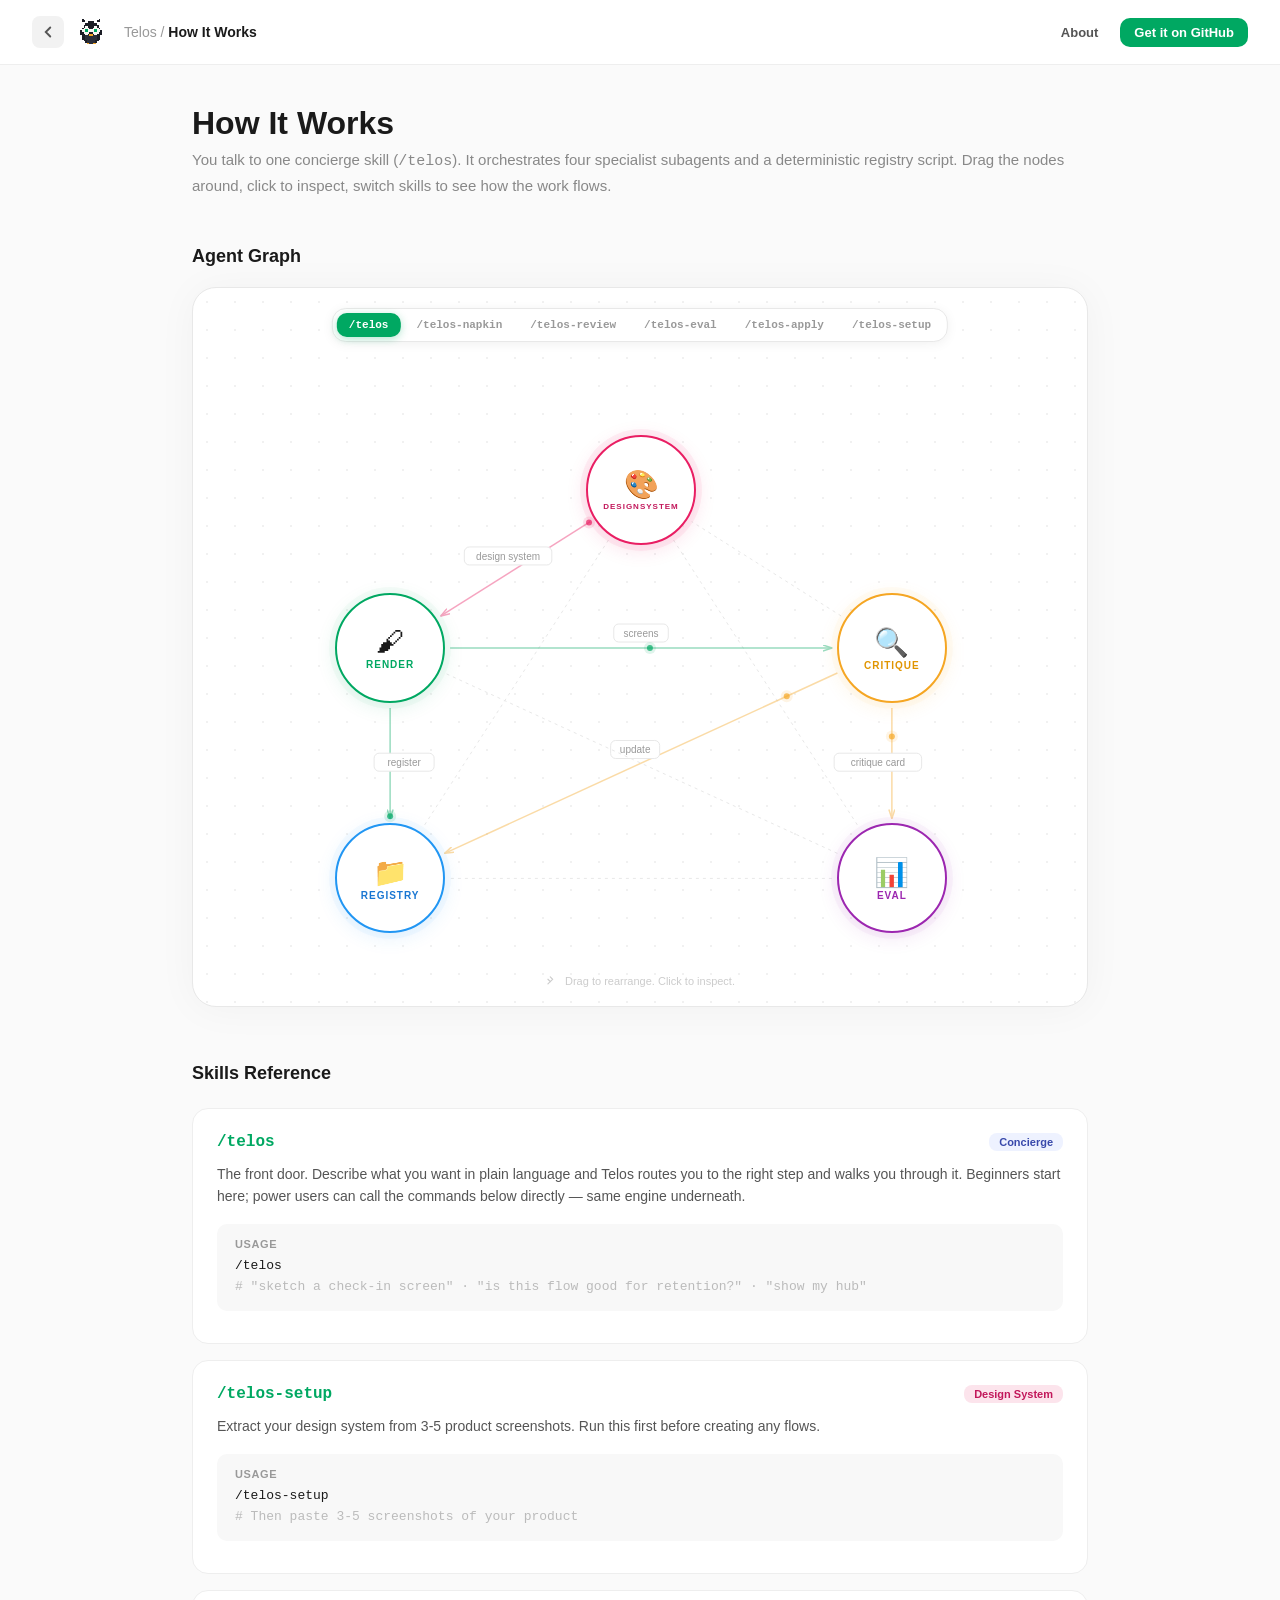
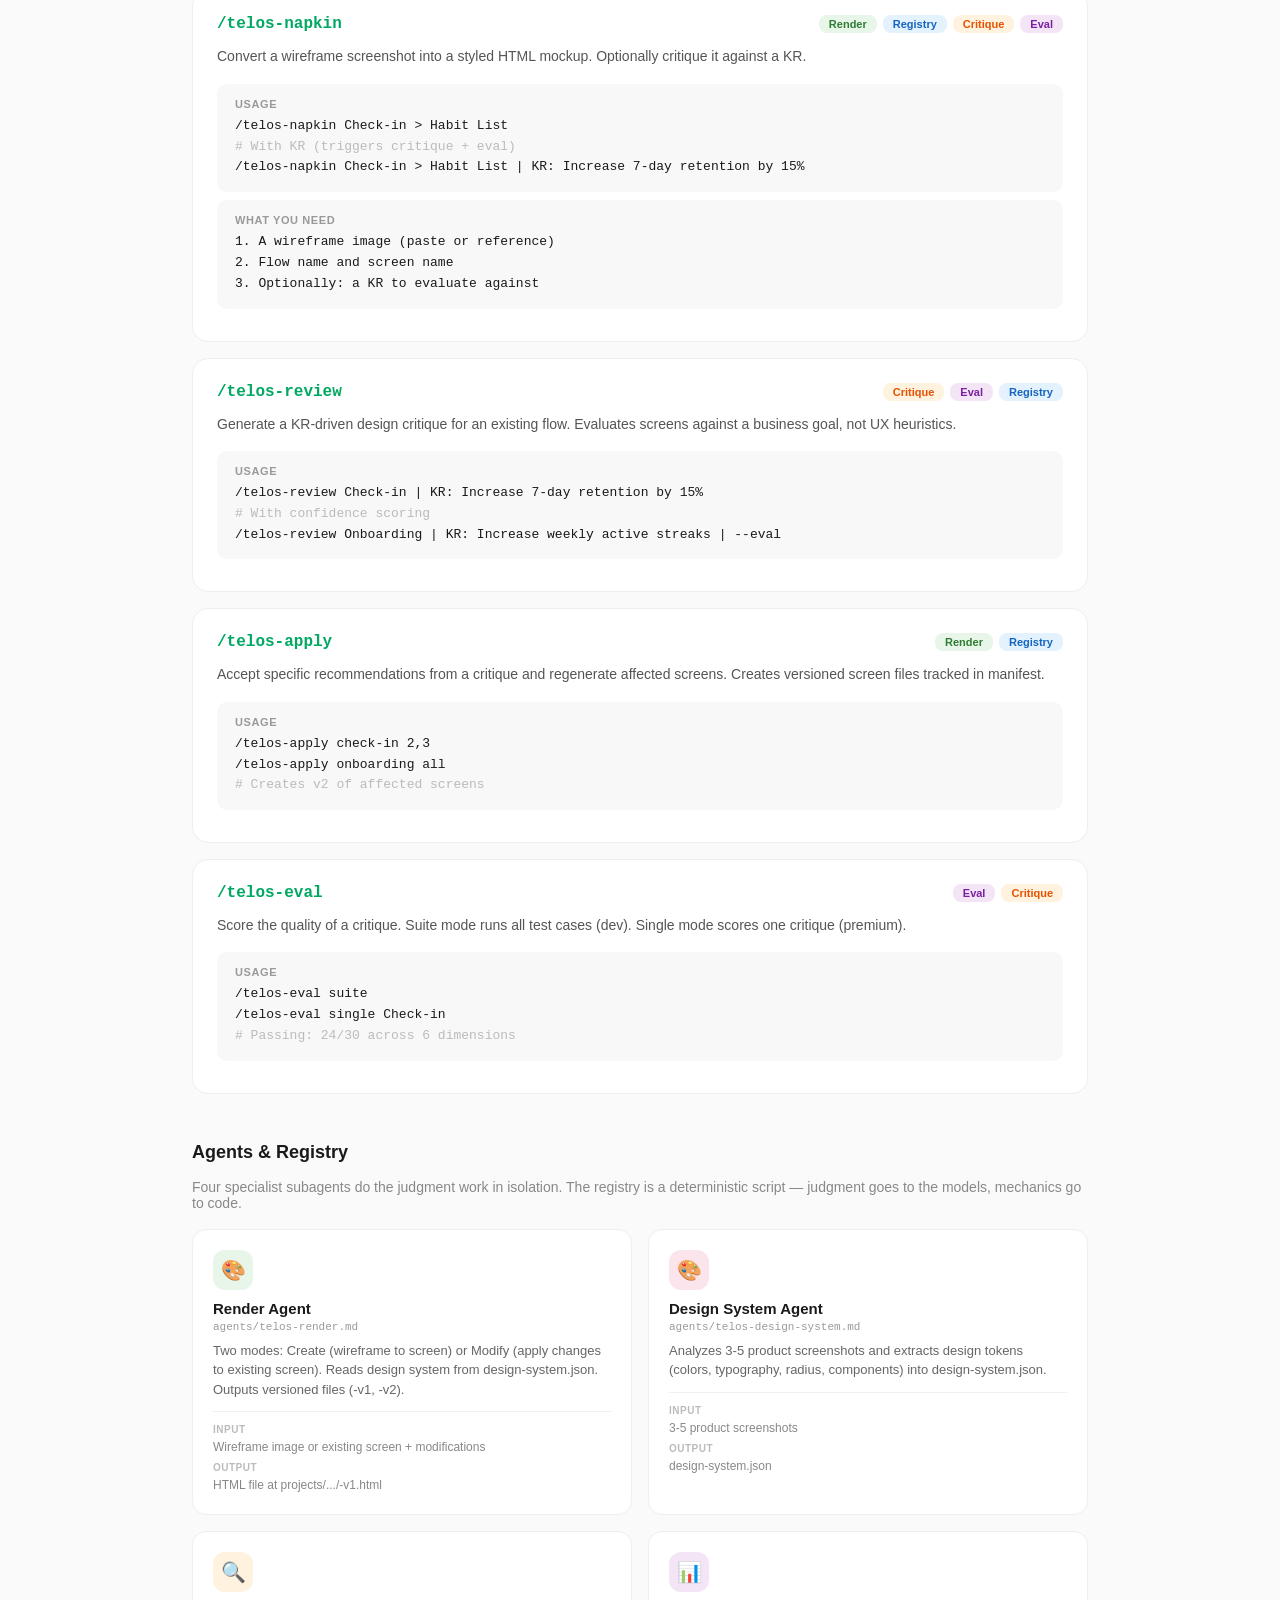
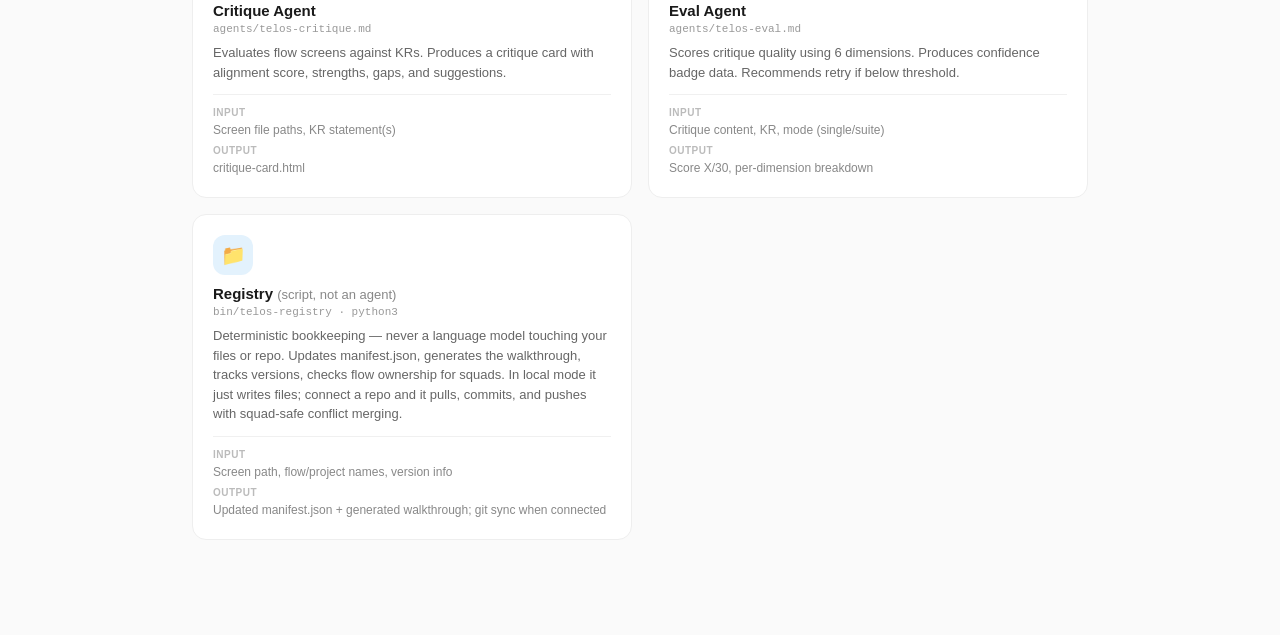
<file: docs/index.html>
<!DOCTYPE html>
<html lang="en">
<head>
<meta charset="UTF-8">
<meta name="viewport" content="width=device-width, initial-scale=1.0">
<title>How It Works - Telos</title>
<link rel="icon" type="image/png" href="favicon.png">
<style>
  * { margin: 0; padding: 0; box-sizing: border-box; }
  body {
    font-family: -apple-system, BlinkMacSystemFont, 'Segoe UI', Roboto, sans-serif;
    background: #fafafa;
    color: #1a1a1a;
    min-height: 100vh;
  }

  .topbar {
    background: #fff;
    border-bottom: 1px solid #eee;
    padding: 16px 32px;
    display: flex; align-items: center; justify-content: space-between;
    position: sticky; top: 0; z-index: 10;
  }
  .topbar .left { display: flex; align-items: center; gap: 12px; }
  .back-link {
    width: 32px; height: 32px; border-radius: 8px;
    background: #f2f2f2; display: flex; align-items: center; justify-content: center;
    text-decoration: none; color: #555; transition: background 0.15s;
  }
  .back-link:hover { background: #e8e8e8; }
  .back-link svg { width: 18px; height: 18px; }
  .breadcrumb { font-size: 14px; color: #999; }
  .breadcrumb a { color: #999; text-decoration: none; }
  .breadcrumb a:hover { color: #00a862; }
  .breadcrumb .current { color: #1a1a1a; font-weight: 600; }

  .container { max-width: 960px; margin: 0 auto; padding: 40px 32px; }
  .page-title { font-size: 32px; font-weight: 800; margin-bottom: 6px; }
  .page-subtitle { font-size: 15px; color: #888; margin-bottom: 48px; line-height: 1.6; }

  /* ── Graph ── */
  .graph-section { margin-bottom: 56px; }
  .graph-section h2 { font-size: 18px; font-weight: 700; margin-bottom: 20px; }

  .graph-canvas {
    background: #fff;
    border-radius: 24px;
    border: 1px solid #e8e8e8;
    position: relative;
    overflow: hidden;
    height: 720px;
    cursor: default;
    user-select: none;
    box-shadow: 0 2px 40px rgba(0,0,0,0.04);
  }

  /* Subtle grid dots */
  .graph-bg {
    position: absolute; inset: 0;
    background-image: radial-gradient(circle, #e0e0e0 0.8px, transparent 0.8px);
    background-size: 28px 28px;
    opacity: 0.45;
    pointer-events: none;
  }

  .skill-tabs {
    position: absolute; top: 20px; left: 50%; transform: translateX(-50%);
    display: flex; gap: 4px; z-index: 20;
    background: #fff;
    padding: 4px; border-radius: 14px;
    border: 1px solid #e8e8e8;
    box-shadow: 0 2px 12px rgba(0,0,0,0.06);
  }
  .skill-tab {
    padding: 6px 12px; border-radius: 10px;
    background: transparent; color: #999;
    font-size: 11px; font-weight: 600; cursor: pointer; border: none;
    transition: all 0.2s;
    font-family: 'SF Mono', 'Fira Code', 'Menlo', monospace;
    white-space: nowrap;
  }
  .skill-tab:hover { color: #555; background: #f5f5f5; }
  .skill-tab.active { background: #00a862; color: #fff; box-shadow: 0 2px 8px rgba(0,168,98,0.3); }

  .graph-hint {
    position: absolute; bottom: 18px; left: 50%; transform: translateX(-50%);
    font-size: 11px; color: #ccc; z-index: 20; pointer-events: none;
    display: flex; align-items: center; gap: 6px;
  }
  .graph-hint svg { width: 14px; height: 14px; color: #ccc; }

  .graph-svg {
    position: absolute; top: 0; left: 0; width: 100%; height: 100%;
    pointer-events: none; z-index: 1;
  }

  /* ── Agent Nodes ── */
  .agent-node {
    position: absolute; z-index: 10; cursor: grab;
    transition: opacity 0.4s;
  }
  .agent-node:active { cursor: grabbing; }
  .agent-node.dimmed { opacity: 0.18; }

  .agent-circle {
    width: 110px; height: 110px; border-radius: 50%;
    display: flex; flex-direction: column; align-items: center; justify-content: center;
    background: #fff;
    border: 2.5px solid;
    transition: transform 0.25s cubic-bezier(0.34,1.56,0.64,1), box-shadow 0.3s;
    position: relative;
  }
  .agent-node:hover .agent-circle { transform: scale(1.1); }
  .agent-node.selected .agent-circle { transform: scale(1.14); }

  .agent-circle .icon { font-size: 28px; margin-bottom: 1px; }
  .agent-circle .name {
    font-size: 10px; font-weight: 800;
    text-transform: uppercase; letter-spacing: 1px;
  }

  .agent-circle.render {
    border-color: #00a862;
    box-shadow: 0 4px 20px rgba(0,168,98,0.12), 0 0 0 6px rgba(0,168,98,0.04);
  }
  .agent-circle.render .name { color: #00a862; }
  .agent-node:hover .agent-circle.render,
  .agent-node.selected .agent-circle.render {
    box-shadow: 0 8px 36px rgba(0,168,98,0.2), 0 0 0 10px rgba(0,168,98,0.06);
  }

  .agent-circle.critique {
    border-color: #f5a623;
    box-shadow: 0 4px 20px rgba(245,166,35,0.12), 0 0 0 6px rgba(245,166,35,0.04);
  }
  .agent-circle.critique .name { color: #e09500; }
  .agent-node:hover .agent-circle.critique,
  .agent-node.selected .agent-circle.critique {
    box-shadow: 0 8px 36px rgba(245,166,35,0.2), 0 0 0 10px rgba(245,166,35,0.06);
  }

  .agent-circle.eval {
    border-color: #9c27b0;
    box-shadow: 0 4px 20px rgba(156,39,176,0.12), 0 0 0 6px rgba(156,39,176,0.04);
  }
  .agent-circle.eval .name { color: #9c27b0; }
  .agent-node:hover .agent-circle.eval,
  .agent-node.selected .agent-circle.eval {
    box-shadow: 0 8px 36px rgba(156,39,176,0.2), 0 0 0 10px rgba(156,39,176,0.06);
  }

  .agent-circle.registry {
    border-color: #2196F3;
    box-shadow: 0 4px 20px rgba(33,150,243,0.12), 0 0 0 6px rgba(33,150,243,0.04);
  }
  .agent-circle.registry .name { color: #1976D2; }
  .agent-node:hover .agent-circle.registry,
  .agent-node.selected .agent-circle.registry {
    box-shadow: 0 8px 36px rgba(33,150,243,0.2), 0 0 0 10px rgba(33,150,243,0.06);
  }

  .agent-circle.designsystem {
    border-color: #E91E63;
    box-shadow: 0 4px 20px rgba(233,30,99,0.15), 0 0 0 6px rgba(233,30,99,0.06);
  }
  .agent-circle.designsystem .name { color: #C2185B; font-size: 8px; }
  .agent-node:hover .agent-circle.designsystem,
  .agent-node.selected .agent-circle.designsystem {
    box-shadow: 0 8px 36px rgba(233,30,99,0.25), 0 0 0 10px rgba(233,30,99,0.08);
  }

  /* Satellite functions */
  .fn-satellite {
    position: absolute;
    padding: 5px 12px; border-radius: 10px;
    font-size: 11px; font-weight: 600;
    white-space: nowrap; pointer-events: none;
    opacity: 0; transition: opacity 0.35s, transform 0.35s cubic-bezier(0.34,1.56,0.64,1);
    transform: scale(0.7);
    box-shadow: 0 2px 10px rgba(0,0,0,0.06);
  }
  .agent-node.selected .fn-satellite,
  .agent-node:hover .fn-satellite {
    opacity: 1; transform: scale(1);
  }
  .fn-satellite.render { background: #e8f5e9; color: #2e7d32; border: 1px solid #c8e6c9; }
  .fn-satellite.critique { background: #fff8e1; color: #e65100; border: 1px solid #ffe0b2; }
  .fn-satellite.eval { background: #f3e5f5; color: #7b1fa2; border: 1px solid #e1bee7; }
  .fn-satellite.registry { background: #e3f2fd; color: #1565c0; border: 1px solid #bbdefb; }
  .fn-satellite.designsystem { background: #fce4ec; color: #C2185B; border: 1px solid #f8bbd0; }

  /* Satellite connector lines */
  .fn-line {
    position: absolute;
    pointer-events: none;
    opacity: 0;
    transition: opacity 0.35s;
  }
  .agent-node.selected .fn-line,
  .agent-node:hover .fn-line {
    opacity: 0.3;
  }

  /* ── Detail Panel ── */
  .detail-panel {
    position: absolute; bottom: 20px; right: 20px;
    width: 300px;
    background: #fff;
    border: 1px solid #e8e8e8;
    border-radius: 18px;
    padding: 22px;
    z-index: 30;
    opacity: 0; transform: translateY(8px);
    transition: all 0.3s;
    pointer-events: none;
    box-shadow: 0 8px 40px rgba(0,0,0,0.08);
  }
  .detail-panel.visible {
    opacity: 1; transform: translateY(0); pointer-events: auto;
  }
  .detail-panel .dp-header {
    display: flex; align-items: center; gap: 10px;
    margin-bottom: 14px; padding-bottom: 14px;
    border-bottom: 1px solid #f0f0f0;
  }
  .detail-panel .dp-dot {
    width: 10px; height: 10px; border-radius: 50%; flex-shrink: 0;
  }
  .detail-panel h4 { font-size: 15px; font-weight: 700; color: #1a1a1a; }
  .detail-panel .detail-file {
    font-family: 'SF Mono', 'Fira Code', monospace;
    font-size: 11px; color: #00a862;
    margin-bottom: 14px;
    background: #f0faf5;
    padding: 6px 10px;
    border-radius: 8px;
    display: inline-block;
  }
  .detail-panel .detail-row { margin-bottom: 12px; }
  .detail-panel .detail-label {
    font-size: 10px; font-weight: 700;
    text-transform: uppercase; letter-spacing: 0.6px;
    color: #bbb; margin-bottom: 4px;
  }
  .detail-panel .detail-value {
    font-size: 13px; color: #555; line-height: 1.5;
  }
  .detail-panel .fn-list { display: flex; flex-wrap: wrap; gap: 5px; margin-top: 4px; }
  .detail-panel .fn-tag {
    font-size: 11px; padding: 4px 10px;
    border-radius: 8px; font-weight: 600;
  }

  /* ── Docs ── */
  .docs-section { margin-bottom: 48px; }
  .docs-section h2 { font-size: 18px; font-weight: 700; margin-bottom: 24px; }

  .skill-card {
    background: #fff; border-radius: 16px;
    border: 1px solid #eee; padding: 24px;
    margin-bottom: 16px; transition: box-shadow 0.2s;
  }
  .skill-card:hover { box-shadow: 0 4px 16px rgba(0,0,0,0.06); }
  .skill-card .skill-header {
    display: flex; align-items: center;
    justify-content: space-between; margin-bottom: 12px;
  }
  .skill-card .skill-name {
    font-family: 'SF Mono', 'Fira Code', monospace;
    font-size: 16px; font-weight: 700; color: #00a862;
  }
  .skill-card .skill-agents { display: flex; gap: 6px; }
  .agent-pill { font-size: 11px; padding: 3px 10px; border-radius: 8px; font-weight: 600; }
  .agent-pill.render { background: #e8f5e9; color: #2e7d32; }
  .agent-pill.registry { background: #e3f2fd; color: #1565c0; }
  .agent-pill.critique { background: #fff3e0; color: #e65100; }
  .agent-pill.eval { background: #f3e5f5; color: #7b1fa2; }

  .skill-card .skill-desc { font-size: 14px; color: #555; line-height: 1.6; margin-bottom: 16px; }
  .skill-card .usage-block {
    background: #f8f8f8; border-radius: 10px;
    padding: 14px 18px; margin-bottom: 8px;
  }
  .skill-card .usage-label {
    font-size: 11px; font-weight: 700;
    text-transform: uppercase; letter-spacing: 0.6px;
    color: #999; margin-bottom: 6px;
  }
  .skill-card .usage-code {
    font-family: 'SF Mono', 'Fira Code', monospace;
    font-size: 13px; color: #1a1a1a; line-height: 1.6;
  }
  .skill-card .usage-code .comment { color: #bbb; }

  .agents-grid { display: grid; grid-template-columns: repeat(2, 1fr); gap: 16px; }
  .agent-card {
    background: #fff; border-radius: 14px;
    border: 1px solid #eee; padding: 20px;
    transition: box-shadow 0.2s;
  }
  .agent-card:hover { box-shadow: 0 4px 16px rgba(0,0,0,0.06); }
  .agent-card .agent-icon-box {
    width: 40px; height: 40px; border-radius: 12px;
    display: flex; align-items: center; justify-content: center;
    font-size: 20px; margin-bottom: 10px;
  }
  .agent-card .agent-icon-box.render { background: #e8f5e9; }
  .agent-card .agent-icon-box.critique { background: #fff3e0; }
  .agent-card .agent-icon-box.eval { background: #f3e5f5; }
  .agent-card .agent-icon-box.registry { background: #e3f2fd; }
  .agent-card h4 { font-size: 15px; font-weight: 700; margin-bottom: 4px; }
  .agent-card .agent-file {
    font-family: 'SF Mono', 'Fira Code', monospace;
    font-size: 11px; color: #999; margin-bottom: 8px;
  }
  .agent-card p { font-size: 13px; color: #666; line-height: 1.5; }
  .agent-card .io-section {
    margin-top: 12px; padding-top: 12px;
    border-top: 1px solid #f0f0f0;
  }
  .agent-card .io-label {
    font-size: 10px; font-weight: 700;
    text-transform: uppercase; letter-spacing: 0.5px;
    color: #bbb; margin-bottom: 3px;
  }
  .agent-card .io-value { font-size: 12px; color: #888; line-height: 1.5; }

  @media (max-width: 700px) {
    .agents-grid { grid-template-columns: 1fr; }
    .graph-canvas { height: 520px; }
    .detail-panel { width: 240px; }
  }
</style>
</head>
<body>

<div class="topbar">
  <div class="left">
    <a class="back-link" href="https://github.com/ProductVoyagers/telos">
      <svg viewBox="0 0 24 24" fill="none" stroke="currentColor" stroke-width="2.5" stroke-linecap="round"><path d="M15 18l-6-6 6-6"/></svg>
    </a>
    <img src="assets/telos-owl.png" alt="Telos" style="height:30px;width:auto;image-rendering:pixelated;vertical-align:middle;margin-right:6px;">
    <div class="breadcrumb">
      <a href="https://github.com/ProductVoyagers/telos">Telos</a> / <span class="current">How It Works</span>
    </div>
  </div>
  <div style="display:flex; gap:8px;">
    <a href="about.html" style="font-size:13px; font-weight:600; text-decoration:none; color:#555; padding:7px 14px; border-radius:10px;">About</a>
    <a href="https://github.com/ProductVoyagers/telos" style="font-size:13px; font-weight:600; text-decoration:none; color:#fff; background:#00a862; padding:7px 14px; border-radius:10px;">Get it on GitHub</a>
  </div>
</div>

<div class="container">

  <h1 class="page-title">How It Works</h1>
  <p class="page-subtitle">You talk to one concierge skill (<code>/telos</code>). It orchestrates four specialist subagents and a deterministic registry script. Drag the nodes around, click to inspect, switch skills to see how the work flows.</p>

  <div class="graph-section">
    <h2>Agent Graph</h2>
    <div class="graph-canvas" id="graphCanvas">
      <div class="graph-bg"></div>

      <div class="skill-tabs">
        <div class="skill-tab active" data-skill="telos">/telos</div>
        <div class="skill-tab" data-skill="napkin">/telos-napkin</div>
        <div class="skill-tab" data-skill="impact-review">/telos-review</div>
        <div class="skill-tab" data-skill="eval">/telos-eval</div>
        <div class="skill-tab" data-skill="apply">/telos-apply</div>
        <div class="skill-tab" data-skill="setup">/telos-setup</div>
      </div>

      <svg class="graph-svg" id="graphSvg">
        <defs>
          <marker id="arr-green" markerWidth="10" markerHeight="7" refX="9" refY="3.5" orient="auto" markerUnits="userSpaceOnUse">
            <path d="M0,0.5 L9,3.5 L0,6.5" fill="none" stroke="#00a862" stroke-width="1.5" stroke-linejoin="round"/>
          </marker>
          <marker id="arr-amber" markerWidth="10" markerHeight="7" refX="9" refY="3.5" orient="auto" markerUnits="userSpaceOnUse">
            <path d="M0,0.5 L9,3.5 L0,6.5" fill="none" stroke="#f5a623" stroke-width="1.5" stroke-linejoin="round"/>
          </marker>
          <marker id="arr-purple" markerWidth="10" markerHeight="7" refX="9" refY="3.5" orient="auto" markerUnits="userSpaceOnUse">
            <path d="M0,0.5 L9,3.5 L0,6.5" fill="none" stroke="#9c27b0" stroke-width="1.5" stroke-linejoin="round"/>
          </marker>
          <marker id="arr-blue" markerWidth="10" markerHeight="7" refX="9" refY="3.5" orient="auto" markerUnits="userSpaceOnUse">
            <path d="M0,0.5 L9,3.5 L0,6.5" fill="none" stroke="#2196F3" stroke-width="1.5" stroke-linejoin="round"/>
          </marker>
          <marker id="arr-pink" markerWidth="10" markerHeight="7" refX="9" refY="3.5" orient="auto" markerUnits="userSpaceOnUse">
            <path d="M0,0.5 L9,3.5 L0,6.5" fill="none" stroke="#E91E63" stroke-width="1.5" stroke-linejoin="round"/>
          </marker>
          <marker id="arr-dim" markerWidth="10" markerHeight="7" refX="9" refY="3.5" orient="auto" markerUnits="userSpaceOnUse">
            <path d="M0,0.5 L9,3.5 L0,6.5" fill="none" stroke="#e0e0e0" stroke-width="1" stroke-linejoin="round"/>
          </marker>
        </defs>
      </svg>

      <div class="graph-hint">
        <svg viewBox="0 0 24 24" fill="none" stroke="currentColor" stroke-width="2" stroke-linecap="round"><path d="M5 9l4 4L5 17"/><path d="M9 5l4 4-4 4"/></svg>
        Drag to rearrange. Click to inspect.
      </div>

      <div class="detail-panel" id="detailPanel">
        <div class="dp-header">
          <div class="dp-dot" id="dpDot"></div>
          <h4 id="dpTitle"></h4>
        </div>
        <div class="detail-file" id="dpFile"></div>
        <div class="detail-row">
          <div class="detail-label">Input</div>
          <div class="detail-value" id="dpInput"></div>
        </div>
        <div class="detail-row">
          <div class="detail-label">Output</div>
          <div class="detail-value" id="dpOutput"></div>
        </div>
        <div class="detail-row">
          <div class="detail-label">Functions</div>
          <div class="fn-list" id="dpFunctions"></div>
        </div>
      </div>
    </div>
  </div>

  <div class="docs-section">
    <h2>Skills Reference</h2>
    <div class="skill-card">
      <div class="skill-header">
        <span class="skill-name">/telos</span>
        <div class="skill-agents">
          <span class="agent-pill" style="background:#eef2ff;color:#3949ab;">Concierge</span>
        </div>
      </div>
      <p class="skill-desc">The front door. Describe what you want in plain language and Telos routes you to the right step and walks you through it. Beginners start here; power users can call the commands below directly — same engine underneath.</p>
      <div class="usage-block">
        <div class="usage-label">Usage</div>
        <div class="usage-code">
          /telos<br>
          <span class="comment"># "sketch a check-in screen" &middot; "is this flow good for retention?" &middot; "show my hub"</span>
        </div>
      </div>
    </div>
    <div class="skill-card">
      <div class="skill-header">
        <span class="skill-name">/telos-setup</span>
        <div class="skill-agents">
          <span class="agent-pill" style="background:#fce4ec;color:#C2185B;">Design System</span>
        </div>
      </div>
      <p class="skill-desc">Extract your design system from 3-5 product screenshots. Run this first before creating any flows.</p>
      <div class="usage-block">
        <div class="usage-label">Usage</div>
        <div class="usage-code">
          /telos-setup<br>
          <span class="comment"># Then paste 3-5 screenshots of your product</span>
        </div>
      </div>
    </div>
    <div class="skill-card">
      <div class="skill-header">
        <span class="skill-name">/telos-napkin</span>
        <div class="skill-agents">
          <span class="agent-pill render">Render</span>
          <span class="agent-pill registry">Registry</span>
          <span class="agent-pill critique">Critique</span>
          <span class="agent-pill eval">Eval</span>
        </div>
      </div>
      <p class="skill-desc">Convert a wireframe screenshot into a styled HTML mockup. Optionally critique it against a KR.</p>
      <div class="usage-block">
        <div class="usage-label">Usage</div>
        <div class="usage-code">
          /telos-napkin Check-in > Habit List<br>
          <span class="comment"># With KR (triggers critique + eval)</span><br>
          /telos-napkin Check-in > Habit List | KR: Increase 7-day retention by 15%
        </div>
      </div>
      <div class="usage-block">
        <div class="usage-label">What You Need</div>
        <div class="usage-code">
          1. A wireframe image (paste or reference)<br>
          2. Flow name and screen name<br>
          3. Optionally: a KR to evaluate against
        </div>
      </div>
    </div>
    <div class="skill-card">
      <div class="skill-header">
        <span class="skill-name">/telos-review</span>
        <div class="skill-agents">
          <span class="agent-pill critique">Critique</span>
          <span class="agent-pill eval">Eval</span>
          <span class="agent-pill registry">Registry</span>
        </div>
      </div>
      <p class="skill-desc">Generate a KR-driven design critique for an existing flow. Evaluates screens against a business goal, not UX heuristics.</p>
      <div class="usage-block">
        <div class="usage-label">Usage</div>
        <div class="usage-code">
          /telos-review Check-in | KR: Increase 7-day retention by 15%<br>
          <span class="comment"># With confidence scoring</span><br>
          /telos-review Onboarding | KR: Increase weekly active streaks | --eval
        </div>
      </div>
    </div>
    <div class="skill-card">
      <div class="skill-header">
        <span class="skill-name">/telos-apply</span>
        <div class="skill-agents">
          <span class="agent-pill render">Render</span>
          <span class="agent-pill registry">Registry</span>
        </div>
      </div>
      <p class="skill-desc">Accept specific recommendations from a critique and regenerate affected screens. Creates versioned screen files tracked in manifest.</p>
      <div class="usage-block">
        <div class="usage-label">Usage</div>
        <div class="usage-code">
          /telos-apply check-in 2,3<br>
          /telos-apply onboarding all<br>
          <span class="comment"># Creates v2 of affected screens</span>
        </div>
      </div>
    </div>
    <div class="skill-card">
      <div class="skill-header">
        <span class="skill-name">/telos-eval</span>
        <div class="skill-agents">
          <span class="agent-pill eval">Eval</span>
          <span class="agent-pill critique">Critique</span>
        </div>
      </div>
      <p class="skill-desc">Score the quality of a critique. Suite mode runs all test cases (dev). Single mode scores one critique (premium).</p>
      <div class="usage-block">
        <div class="usage-label">Usage</div>
        <div class="usage-code">
          /telos-eval suite<br>
          /telos-eval single Check-in<br>
          <span class="comment"># Passing: 24/30 across 6 dimensions</span>
        </div>
      </div>
    </div>
  </div>

  <div class="docs-section">
    <h2>Agents &amp; Registry</h2>
    <p style="color:#888;font-size:14px;margin:-8px 0 18px;">Four specialist subagents do the judgment work in isolation. The registry is a deterministic script — judgment goes to the models, mechanics go to code.</p>
    <div class="agents-grid">
      <div class="agent-card">
        <div class="agent-icon-box render">&#x1f3a8;</div>
        <h4>Render Agent</h4>
        <div class="agent-file">agents/telos-render.md</div>
        <p>Two modes: Create (wireframe to screen) or Modify (apply changes to existing screen). Reads design system from design-system.json. Outputs versioned files (-v1, -v2).</p>
        <div class="io-section">
          <div class="io-label">Input</div>
          <div class="io-value">Wireframe image or existing screen + modifications</div>
          <div class="io-label" style="margin-top:6px">Output</div>
          <div class="io-value">HTML file at projects/.../<name>-v1.html</div>
        </div>
      </div>
      <div class="agent-card">
        <div class="agent-icon-box" style="background:#fce4ec;">&#x1f3a8;</div>
        <h4>Design System Agent</h4>
        <div class="agent-file">agents/telos-design-system.md</div>
        <p>Analyzes 3-5 product screenshots and extracts design tokens (colors, typography, radius, components) into design-system.json.</p>
        <div class="io-section">
          <div class="io-label">Input</div>
          <div class="io-value">3-5 product screenshots</div>
          <div class="io-label" style="margin-top:6px">Output</div>
          <div class="io-value">design-system.json</div>
        </div>
      </div>
      <div class="agent-card">
        <div class="agent-icon-box critique">&#x1f50d;</div>
        <h4>Critique Agent</h4>
        <div class="agent-file">agents/telos-critique.md</div>
        <p>Evaluates flow screens against KRs. Produces a critique card with alignment score, strengths, gaps, and suggestions.</p>
        <div class="io-section">
          <div class="io-label">Input</div>
          <div class="io-value">Screen file paths, KR statement(s)</div>
          <div class="io-label" style="margin-top:6px">Output</div>
          <div class="io-value">critique-card.html</div>
        </div>
      </div>
      <div class="agent-card">
        <div class="agent-icon-box eval">&#x1f4ca;</div>
        <h4>Eval Agent</h4>
        <div class="agent-file">agents/telos-eval.md</div>
        <p>Scores critique quality using 6 dimensions. Produces confidence badge data. Recommends retry if below threshold.</p>
        <div class="io-section">
          <div class="io-label">Input</div>
          <div class="io-value">Critique content, KR, mode (single/suite)</div>
          <div class="io-label" style="margin-top:6px">Output</div>
          <div class="io-value">Score X/30, per-dimension breakdown</div>
        </div>
      </div>
      <div class="agent-card">
        <div class="agent-icon-box registry">&#x1f4c1;</div>
        <h4>Registry <span style="font-weight:500;color:#888;font-size:13px;">(script, not an agent)</span></h4>
        <div class="agent-file">bin/telos-registry &middot; python3</div>
        <p>Deterministic bookkeeping — never a language model touching your files or repo. Updates manifest.json, generates the walkthrough, tracks versions, checks flow ownership for squads. In local mode it just writes files; connect a repo and it pulls, commits, and pushes with squad-safe conflict merging.</p>
        <div class="io-section">
          <div class="io-label">Input</div>
          <div class="io-value">Screen path, flow/project names, version info</div>
          <div class="io-label" style="margin-top:6px">Output</div>
          <div class="io-value">Updated manifest.json + generated walkthrough; git sync when connected</div>
        </div>
      </div>
    </div>
  </div>

</div>

<script>
const canvas = document.getElementById('graphCanvas');
const svg = document.getElementById('graphSvg');
const canvasRect = () => canvas.getBoundingClientRect();

const AGENTS = {
  designsystem: {
    title: 'Design System Agent', file: 'agents/telos-design-system.md', icon: '\u{1F3A8}',
    color: '#E91E63', colorLight: '#fce4ec', colorText: '#C2185B',
    input: '3-5 product screenshots',
    output: 'design-system.json with colors, typography, radius, components',
    functions: ['Analyze Screenshots', 'Extract Colors', 'Extract Typography', 'Extract Components', 'Write JSON'],
    x: 0.5, y: 0.28
  },
  render: {
    title: 'Render Agent', file: 'agents/telos-render.md', icon: '\u{1F58C}',
    color: '#00a862', colorLight: '#e8f5e9', colorText: '#2e7d32',
    input: 'Wireframe or existing screen + modifications',
    output: 'Versioned HTML screen (-v1, -v2, ...)',
    functions: ['Create Mode', 'Modify Mode', 'Read Design System', 'Phone Frame', 'PNG Export'],
    x: 0.22, y: 0.5
  },
  critique: {
    title: 'Critique Agent', file: 'agents/telos-critique.md', icon: '\u{1F50D}',
    color: '#f5a623', colorLight: '#fff8e1', colorText: '#e65100',
    input: 'Screen file paths, KR statement(s), flow name',
    output: 'critique-card.html with alignment score (1-5)',
    functions: ['Read Flow Screens', 'Evaluate vs KR', 'Alignment Score', 'Critique Card HTML', 'Impact Tags'],
    x: 0.78, y: 0.5
  },
  eval: {
    title: 'Eval Agent', file: 'agents/telos-eval.md', icon: '\u{1F4CA}',
    color: '#9c27b0', colorLight: '#f3e5f5', colorText: '#7b1fa2',
    input: 'Critique card content, KR, mode (single/suite)',
    output: 'Score X/30, confidence badge data',
    functions: ['6-Dimension Scoring', 'Confidence Badge', 'Retry Logic', 'Suite Mode', 'Threshold Check'],
    x: 0.78, y: 0.82
  },
  registry: {
    title: 'Registry (script)', file: 'bin/telos-registry', icon: '\u{1F4C1}',
    color: '#2196F3', colorLight: '#e3f2fd', colorText: '#1565c0',
    input: 'Screen path, flow/project names, version info',
    output: 'Updated manifest.json, generated walkthrough, git sync (connected mode)',
    functions: ['Update Manifest', 'Generate Walkthrough', 'Version Tracking', 'Ownership Check', 'Local or Git Sync'],
    x: 0.22, y: 0.82
  }
};

const EDGES = {
  telos: [
    { from: 'designsystem', to: 'render', label: 'design system', order: 1 },
    { from: 'render', to: 'critique', label: 'screens', order: 2 },
    { from: 'render', to: 'registry', label: 'register', order: 3 },
    { from: 'critique', to: 'eval', label: 'critique card', order: 4 },
    { from: 'critique', to: 'registry', label: 'update', order: 5 }
  ],
  napkin: [
    { from: 'render', to: 'registry', label: 'screen path', order: 1 },
    { from: 'render', to: 'critique', label: 'screen files', order: 2, optional: true },
    { from: 'critique', to: 'eval', label: 'critique card', order: 3, optional: true }
  ],
  'impact-review': [
    { from: 'critique', to: 'eval', label: 'critique card', order: 1, optional: true },
    { from: 'critique', to: 'registry', label: 'update link', order: 2 }
  ],
  eval: [
    { from: 'critique', to: 'eval', label: 'critique card', order: 1 }
  ],
  apply: [
    { from: 'critique', to: 'render', label: 'recommendations', order: 1 },
    { from: 'render', to: 'registry', label: 'new version', order: 2 }
  ],
  setup: [
    { from: 'designsystem', to: 'render', label: 'design-system.json', order: 1 }
  ]
};

const ACTIVE_AGENTS = {
  telos: ['designsystem', 'render', 'critique', 'eval', 'registry'],
  napkin: ['designsystem', 'render', 'registry', 'critique', 'eval'],
  'impact-review': ['critique', 'eval', 'registry'],
  eval: ['critique', 'eval'],
  apply: ['designsystem', 'critique', 'render', 'registry'],
  setup: ['designsystem', 'render']
};

let nodes = {};
let selectedNode = null;
let activeSkill = 'telos';
let dragging = null;
let dragOffset = { x: 0, y: 0 };
let pulsePhase = 0;

function init() {
  const rect = canvasRect();
  const w = rect.width;
  const h = rect.height;

  Object.keys(AGENTS).forEach(id => {
    const a = AGENTS[id];
    const node = document.createElement('div');
    node.className = 'agent-node';
    node.dataset.id = id;

    const fns = a.functions.map((f, i) => {
      const angle = (i / a.functions.length) * Math.PI * 2 - Math.PI / 2;
      const r = 90;
      const fx = Math.cos(angle) * r;
      const fy = Math.sin(angle) * r;
      return `<div class="fn-satellite ${id}" style="left:${55 + fx}px;top:${55 + fy}px;transform-origin:center;transform:translate(-50%,-50%) scale(0.7);">${f}</div>`;
    }).join('');

    node.innerHTML = `
      <div class="agent-circle ${id}">
        <span class="icon">${a.icon}</span>
        <span class="name">${id}</span>
      </div>
      ${fns}
    `;

    const px = a.x * w - 55;
    const py = a.y * h - 55;
    node.style.left = px + 'px';
    node.style.top = py + 'px';

    canvas.appendChild(node);
    nodes[id] = { el: node, x: px, y: py };

    node.addEventListener('mousedown', e => startDrag(id, e));
    node.addEventListener('touchstart', e => { e.preventDefault(); startDrag(id, e.touches[0]); }, { passive: false });
    node.addEventListener('click', () => {
      if (Math.abs(nodes[id].dragDist || 0) < 5) toggleSelect(id);
    });
  });

  document.addEventListener('mousemove', e => onDrag(e));
  document.addEventListener('touchmove', e => { if (dragging) e.preventDefault(); onDrag(e.touches ? e.touches[0] : e); }, { passive: false });
  document.addEventListener('mouseup', stopDrag);
  document.addEventListener('touchend', stopDrag);

  document.querySelectorAll('.skill-tab').forEach(tab => {
    tab.addEventListener('click', () => {
      document.querySelectorAll('.skill-tab').forEach(t => t.classList.remove('active'));
      tab.classList.add('active');
      activeSkill = tab.dataset.skill;
      selectedNode = null;
      document.getElementById('detailPanel').classList.remove('visible');
      updateGraph();
    });
  });

  updateGraph();
  animate();
}

function startDrag(id, e) {
  e.preventDefault();
  dragging = id;
  nodes[id].dragDist = 0;
  const rect = canvasRect();
  dragOffset.x = e.clientX - rect.left - nodes[id].x;
  dragOffset.y = e.clientY - rect.top - nodes[id].y;
}

function onDrag(e) {
  if (!dragging) return;
  const rect = canvasRect();
  const nx = e.clientX - rect.left - dragOffset.x;
  const ny = e.clientY - rect.top - dragOffset.y;
  const dx = nx - nodes[dragging].x;
  const dy = ny - nodes[dragging].y;
  nodes[dragging].dragDist = (nodes[dragging].dragDist || 0) + Math.abs(dx) + Math.abs(dy);
  nodes[dragging].x = Math.max(-20, Math.min(rect.width - 90, nx));
  nodes[dragging].y = Math.max(50, Math.min(rect.height - 90, ny));
  nodes[dragging].el.style.left = nodes[dragging].x + 'px';
  nodes[dragging].el.style.top = nodes[dragging].y + 'px';
  drawEdges();
}

function stopDrag() { dragging = null; }

function toggleSelect(id) {
  if (selectedNode === id) {
    selectedNode = null;
    document.getElementById('detailPanel').classList.remove('visible');
  } else {
    selectedNode = id;
    showDetail(id);
  }
  updateGraph();
}

function showDetail(id) {
  const a = AGENTS[id];
  const panel = document.getElementById('detailPanel');
  document.getElementById('dpDot').style.background = a.color;
  document.getElementById('dpTitle').textContent = a.title;
  document.getElementById('dpFile').textContent = a.file;
  document.getElementById('dpInput').textContent = a.input;
  document.getElementById('dpOutput').textContent = a.output;
  document.getElementById('dpFunctions').innerHTML = a.functions.map(f =>
    `<span class="fn-tag" style="background:${a.colorLight};color:${a.colorText};">${f}</span>`
  ).join('');
  panel.classList.add('visible');
}

function updateGraph() {
  const active = ACTIVE_AGENTS[activeSkill];
  Object.keys(nodes).forEach(id => {
    nodes[id].el.classList.toggle('dimmed', !active.includes(id));
    nodes[id].el.classList.toggle('selected', selectedNode === id);
  });
  drawEdges();
}

function drawEdges() {
  svg.querySelectorAll('.edge-line, .edge-label, .pulse-dot').forEach(el => el.remove());

  const edges = EDGES[activeSkill] || [];
  const active = ACTIVE_AGENTS[activeSkill];
  const CX = 55;

  const allPairs = [];
  Object.keys(nodes).forEach(a => {
    Object.keys(nodes).forEach(b => {
      if (a >= b) return;
      allPairs.push([a, b]);
    });
  });

  allPairs.forEach(([a, b]) => {
    const bothActive = active.includes(a) && active.includes(b);
    const edge = edges.find(e => (e.from === a && e.to === b) || (e.from === b && e.to === a));

    const ax = nodes[a].x + CX, ay = nodes[a].y + CX;
    const bx = nodes[b].x + CX, by = nodes[b].y + CX;
    const dx = bx - ax, dy = by - ay;
    const dist = Math.sqrt(dx*dx + dy*dy);
    if (dist < 1) return;
    const ux = dx/dist, uy = dy/dist;
    const r = 60;
    const sx = ax + ux*r, sy = ay + uy*r;
    const ex = bx - ux*r, ey = by - uy*r;

    if (edge && bothActive) {
      const isFrom = edge.from === a;
      const fromCol = AGENTS[edge.from].color;
      const markerMap = { '#00a862':'arr-green', '#f5a623':'arr-amber', '#9c27b0':'arr-purple', '#2196F3':'arr-blue', '#E91E63':'arr-pink' };

      const line = document.createElementNS('http://www.w3.org/2000/svg', 'line');
      line.classList.add('edge-line');
      line.setAttribute('x1', isFrom ? sx : ex);
      line.setAttribute('y1', isFrom ? sy : ey);
      line.setAttribute('x2', isFrom ? ex : sx);
      line.setAttribute('y2', isFrom ? ey : sy);
      line.setAttribute('stroke', fromCol);
      line.setAttribute('stroke-width', '1.5');
      line.setAttribute('opacity', '0.4');
      if (edge.optional) line.setAttribute('stroke-dasharray', '8,5');
      line.setAttribute('marker-end', `url(#${markerMap[fromCol]})`);
      svg.appendChild(line);

      const mx = (sx+ex)/2, my = (sy+ey)/2;
      const perpX = -uy * 14, perpY = ux * 14;

      const bg = document.createElementNS('http://www.w3.org/2000/svg', 'rect');
      const lbl = edge.label + (edge.optional ? ' (optional)' : '');
      const tw = lbl.length * 5.5 + 16;
      bg.classList.add('edge-label');
      bg.setAttribute('x', mx + perpX - tw/2);
      bg.setAttribute('y', my + perpY - 10);
      bg.setAttribute('width', tw);
      bg.setAttribute('height', 18);
      bg.setAttribute('rx', 5);
      bg.setAttribute('fill', '#fff');
      bg.setAttribute('stroke', '#e8e8e8');
      bg.setAttribute('stroke-width', '1');
      svg.appendChild(bg);

      const text = document.createElementNS('http://www.w3.org/2000/svg', 'text');
      text.classList.add('edge-label');
      text.setAttribute('x', mx + perpX);
      text.setAttribute('y', my + perpY + 3);
      text.setAttribute('text-anchor', 'middle');
      text.setAttribute('fill', '#999');
      text.setAttribute('font-size', '10');
      text.setAttribute('font-weight', '500');
      text.setAttribute('font-family', '-apple-system, sans-serif');
      text.textContent = lbl;
      svg.appendChild(text);

      const t = (Math.sin(pulsePhase * 1.5 + edge.order * 1.8) + 1) / 2;
      const x1 = isFrom ? sx : ex, y1 = isFrom ? sy : ey;
      const x2 = isFrom ? ex : sx, y2 = isFrom ? ey : sy;
      const px = x1*(1-t) + x2*t;
      const py = y1*(1-t) + y2*t;

      const glow = document.createElementNS('http://www.w3.org/2000/svg', 'circle');
      glow.classList.add('pulse-dot');
      glow.setAttribute('cx', px);
      glow.setAttribute('cy', py);
      glow.setAttribute('r', '6');
      glow.setAttribute('fill', fromCol);
      glow.setAttribute('opacity', '0.12');
      svg.appendChild(glow);

      const dot = document.createElementNS('http://www.w3.org/2000/svg', 'circle');
      dot.classList.add('pulse-dot');
      dot.setAttribute('cx', px);
      dot.setAttribute('cy', py);
      dot.setAttribute('r', '3');
      dot.setAttribute('fill', fromCol);
      dot.setAttribute('opacity', '0.7');
      svg.appendChild(dot);
    } else if (bothActive) {
      const line = document.createElementNS('http://www.w3.org/2000/svg', 'line');
      line.classList.add('edge-line');
      line.setAttribute('x1', sx); line.setAttribute('y1', sy);
      line.setAttribute('x2', ex); line.setAttribute('y2', ey);
      line.setAttribute('stroke', '#e8e8e8');
      line.setAttribute('stroke-width', '1');
      line.setAttribute('stroke-dasharray', '3,4');
      svg.appendChild(line);
    }
  });
}

function animate() {
  pulsePhase += 0.02;
  drawEdges();
  requestAnimationFrame(animate);
}

window.addEventListener('resize', () => {
  const rect = canvasRect();
  Object.keys(nodes).forEach(id => {
    const a = AGENTS[id];
    nodes[id].x = a.x * rect.width - 55;
    nodes[id].y = a.y * rect.height - 55;
    nodes[id].el.style.left = nodes[id].x + 'px';
    nodes[id].el.style.top = nodes[id].y + 'px';
  });
  drawEdges();
});

init();
</script>

</body>
</html>
</file>
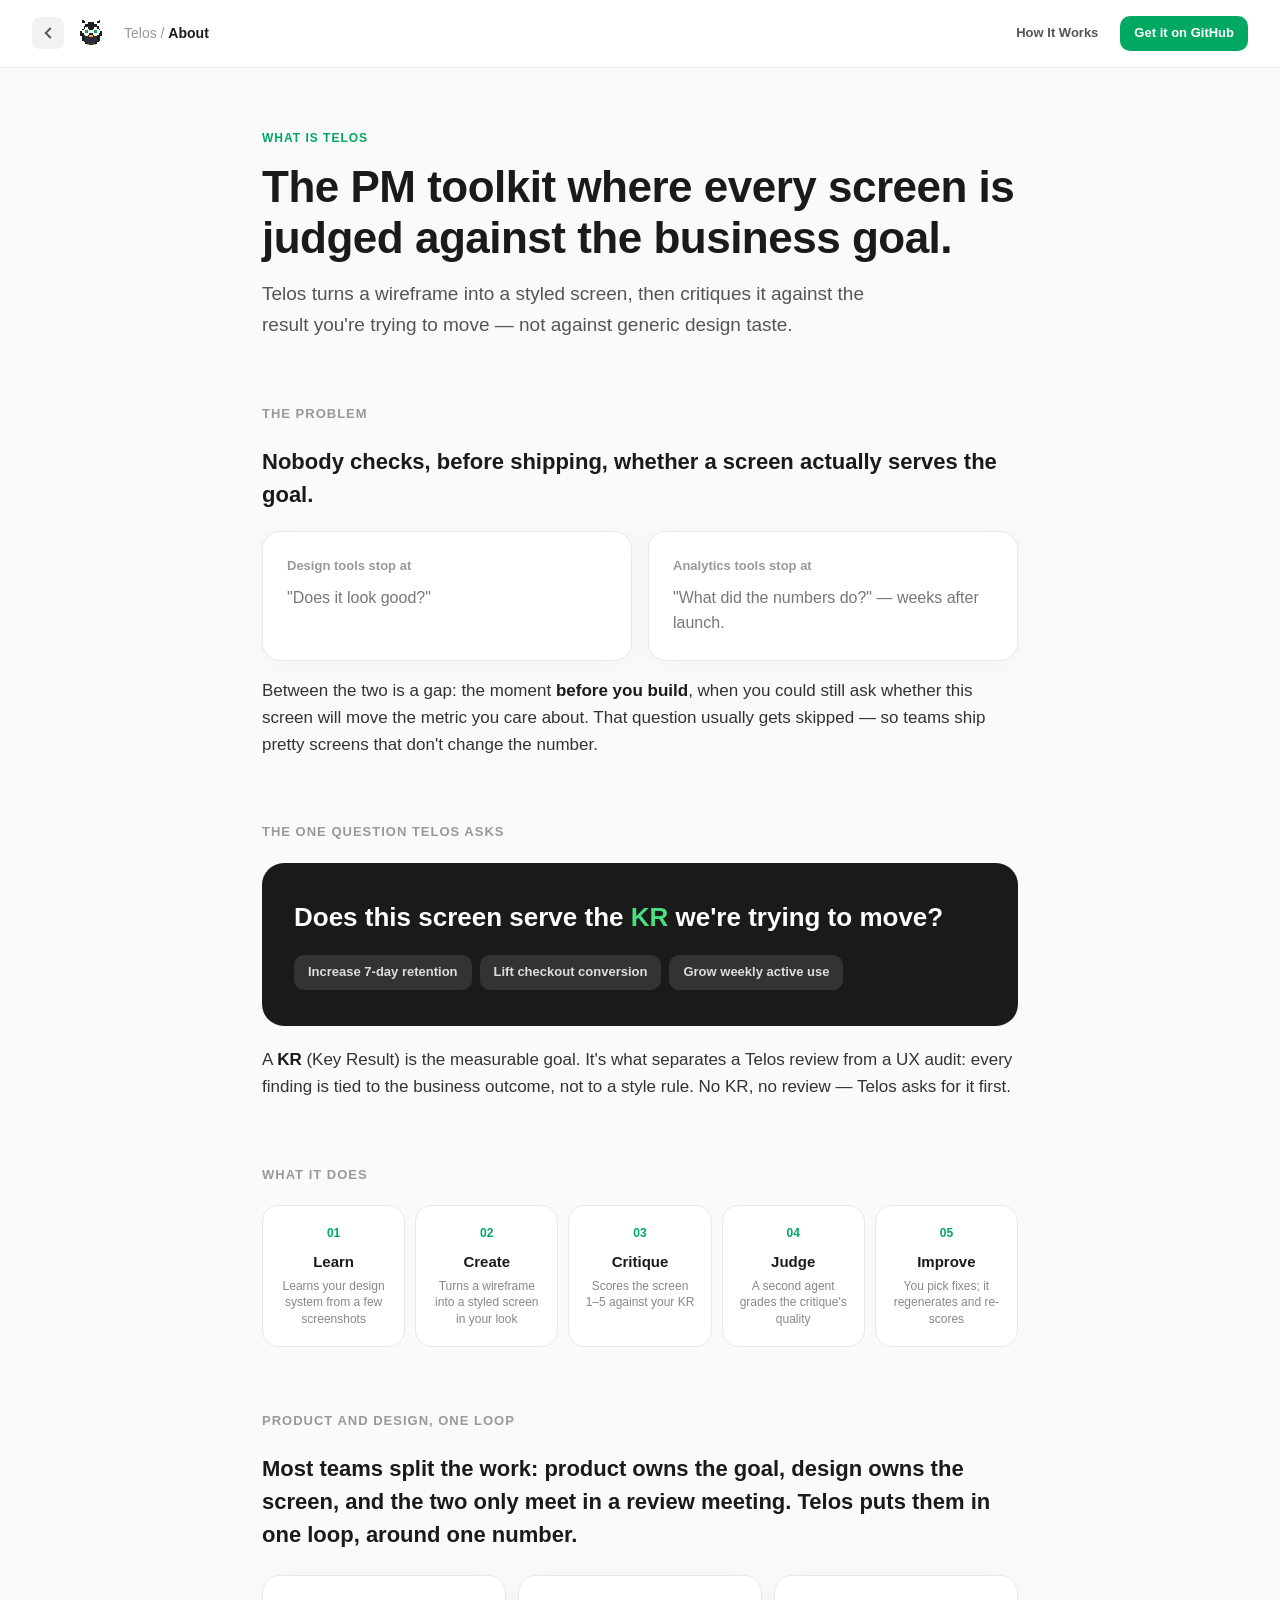
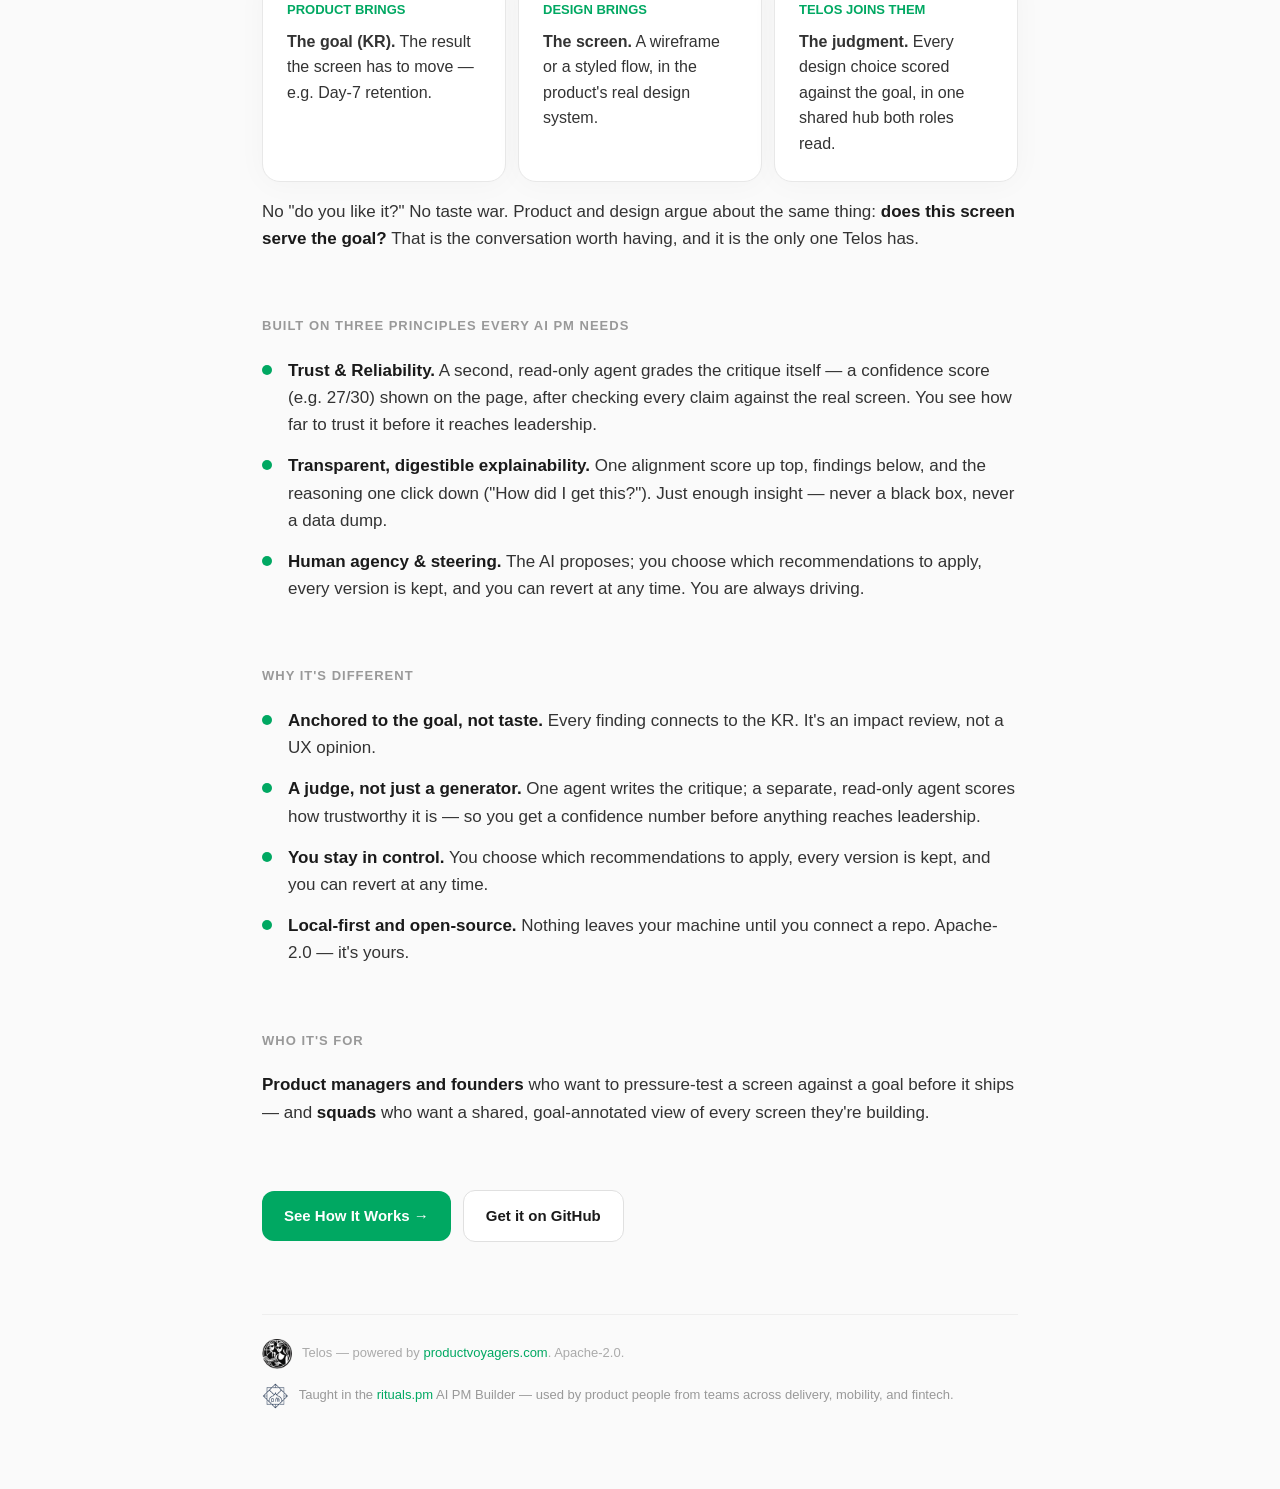
<file: docs/about.html>
<!DOCTYPE html>
<html lang="en">
<head>
<meta charset="UTF-8">
<meta name="viewport" content="width=device-width, initial-scale=1.0">
<title>About - Telos</title>
<link rel="icon" type="image/png" href="favicon.png">
<style>
  * { margin: 0; padding: 0; box-sizing: border-box; }
  body {
    font-family: -apple-system, BlinkMacSystemFont, 'Segoe UI', Roboto, sans-serif;
    background: #fafafa;
    color: #1a1a1a;
    min-height: 100vh;
    line-height: 1.6;
  }
  .topbar {
    background: #fff; border-bottom: 1px solid #eee;
    padding: 16px 32px; display: flex; align-items: center; justify-content: space-between;
    position: sticky; top: 0; z-index: 10;
  }
  .topbar .left { display: flex; align-items: center; gap: 12px; }
  .back-link {
    width: 32px; height: 32px; border-radius: 8px;
    background: #f2f2f2; display: flex; align-items: center; justify-content: center;
    text-decoration: none; color: #555; transition: background 0.15s;
  }
  .back-link:hover { background: #e8e8e8; }
  .back-link svg { width: 18px; height: 18px; }
  .breadcrumb { font-size: 14px; color: #999; }
  .breadcrumb a { color: #999; text-decoration: none; }
  .breadcrumb a:hover { color: #00a862; }
  .breadcrumb .current { color: #1a1a1a; font-weight: 600; }
  .topbar .nav { display: flex; gap: 8px; }
  .topbar .nav a {
    font-size: 13px; font-weight: 600; text-decoration: none; color: #555;
    padding: 7px 14px; border-radius: 10px; transition: all 0.15s;
  }
  .topbar .nav a:hover { background: #f2f2f2; }
  .topbar .nav a.primary { background: #00a862; color: #fff; }

  .container { max-width: 820px; margin: 0 auto; padding: 56px 32px 80px; }

  .hero-tag {
    display: inline-block; font-size: 12px; font-weight: 700; letter-spacing: 1px;
    text-transform: uppercase; color: #00a862; margin-bottom: 14px;
  }
  .hero h1 { font-size: 44px; font-weight: 800; line-height: 1.15; margin-bottom: 16px; letter-spacing: -0.5px; }
  .hero p { font-size: 19px; color: #555; max-width: 640px; }

  section { margin-top: 64px; }
  h2 { font-size: 13px; font-weight: 700; letter-spacing: 1px; text-transform: uppercase; color: #999; margin-bottom: 20px; }

  .lead { font-size: 22px; font-weight: 600; line-height: 1.5; margin-bottom: 8px; }

  .two-col { display: grid; grid-template-columns: 1fr 1fr; gap: 16px; }
  .card {
    background: #fff; border: 1px solid #e8e8e8; border-radius: 18px; padding: 24px;
    box-shadow: 0 2px 30px rgba(0,0,0,0.03);
  }
  .card .k { font-size: 13px; font-weight: 700; color: #999; margin-bottom: 8px; }
  .card .v { font-size: 16px; color: #333; }
  .card.muted .v { color: #777; }

  .gap-note { margin-top: 16px; font-size: 17px; color: #333; }
  .gap-note strong { color: #1a1a1a; }

  .question {
    background: #1a1a1a; color: #fff; border-radius: 22px; padding: 36px 32px; margin-top: 8px;
  }
  .question .q { font-size: 26px; font-weight: 700; line-height: 1.4; }
  .question .q em { color: #4ade80; font-style: normal; }
  .kr-examples { margin-top: 20px; display: flex; flex-wrap: wrap; gap: 8px; }
  .kr-chip { font-size: 13px; font-weight: 600; background: #333; color: #ddd; padding: 7px 14px; border-radius: 10px; }

  .loop { display: grid; grid-template-columns: repeat(5, 1fr); gap: 10px; }
  .step { background: #fff; border: 1px solid #e8e8e8; border-radius: 16px; padding: 18px 14px; text-align: center; }
  .step .n { font-size: 12px; font-weight: 700; color: #00a862; }
  .step .t { font-size: 15px; font-weight: 700; margin: 6px 0 4px; }
  .step .d { font-size: 12px; color: #888; line-height: 1.4; }

  .why { display: grid; gap: 14px; }
  .why-row { display: flex; gap: 16px; align-items: flex-start; }
  .why-row .dot { width: 10px; height: 10px; border-radius: 50%; background: #00a862; margin-top: 8px; flex-shrink: 0; }
  .why-row .txt { font-size: 17px; color: #333; }
  .why-row .txt b { color: #1a1a1a; }

  .for-row { font-size: 17px; color: #333; }
  .for-row b { color: #1a1a1a; }

  .cta { margin-top: 64px; display: flex; gap: 12px; flex-wrap: wrap; align-items: center; }
  .btn {
    font-size: 15px; font-weight: 600; text-decoration: none; padding: 13px 22px; border-radius: 12px;
    transition: all 0.15s;
  }
  .btn.primary { background: #00a862; color: #fff; }
  .btn.primary:hover { background: #009356; }
  .btn.ghost { background: #fff; color: #1a1a1a; border: 1px solid #e0e0e0; }
  .btn.ghost:hover { background: #f5f5f5; }

  .footer { margin-top: 72px; padding-top: 24px; border-top: 1px solid #eee; font-size: 13px; color: #aaa; }

  @media (max-width: 680px) {
    .two-col { grid-template-columns: 1fr; }
    .loop { grid-template-columns: 1fr 1fr; }
    .hero h1 { font-size: 34px; }
    .topbar .nav a:not(.primary) { display: none; }
  }
</style>
</head>
<body>

<div class="topbar">
  <div class="left">
    <a class="back-link" href="https://github.com/ProductVoyagers/telos">
      <svg viewBox="0 0 24 24" fill="none" stroke="currentColor" stroke-width="2.5" stroke-linecap="round"><path d="M15 18l-6-6 6-6"/></svg>
    </a>
    <img src="assets/telos-owl.png" alt="Telos" style="height:30px;width:auto;image-rendering:pixelated;vertical-align:middle;margin-right:6px;">
    <div class="breadcrumb">
      <a href="https://github.com/ProductVoyagers/telos">Telos</a> / <span class="current">About</span>
    </div>
  </div>
  <div class="nav">
    <a href="index.html">How It Works</a>
    <a class="primary" href="https://github.com/ProductVoyagers/telos">Get it on GitHub</a>
  </div>
</div>

<div class="container">

  <div class="hero">
    <span class="hero-tag">What is Telos</span>
    <h1>The PM toolkit where every screen is judged against the business goal.</h1>
    <p>Telos turns a wireframe into a styled screen, then critiques it against the result you're trying to move — not against generic design taste.</p>
  </div>

  <section>
    <h2>The problem</h2>
    <p class="lead">Nobody checks, before shipping, whether a screen actually serves the goal.</p>
    <div class="two-col" style="margin-top:20px;">
      <div class="card muted">
        <div class="k">Design tools stop at</div>
        <div class="v">"Does it look good?"</div>
      </div>
      <div class="card muted">
        <div class="k">Analytics tools stop at</div>
        <div class="v">"What did the numbers do?" — weeks after launch.</div>
      </div>
    </div>
    <p class="gap-note">Between the two is a gap: the moment <strong>before you build</strong>, when you could still ask whether this screen will move the metric you care about. That question usually gets skipped — so teams ship pretty screens that don't change the number.</p>
  </section>

  <section>
    <h2>The one question Telos asks</h2>
    <div class="question">
      <div class="q">Does this screen serve the <em>KR</em> we're trying to move?</div>
      <div class="kr-examples">
        <span class="kr-chip">Increase 7-day retention</span>
        <span class="kr-chip">Lift checkout conversion</span>
        <span class="kr-chip">Grow weekly active use</span>
      </div>
    </div>
    <p class="gap-note" style="margin-top:20px;">A <strong>KR</strong> (Key Result) is the measurable goal. It's what separates a Telos review from a UX audit: every finding is tied to the business outcome, not to a style rule. No KR, no review — Telos asks for it first.</p>
  </section>

  <section>
    <h2>What it does</h2>
    <div class="loop">
      <div class="step"><div class="n">01</div><div class="t">Learn</div><div class="d">Learns your design system from a few screenshots</div></div>
      <div class="step"><div class="n">02</div><div class="t">Create</div><div class="d">Turns a wireframe into a styled screen in your look</div></div>
      <div class="step"><div class="n">03</div><div class="t">Critique</div><div class="d">Scores the screen 1–5 against your KR</div></div>
      <div class="step"><div class="n">04</div><div class="t">Judge</div><div class="d">A second agent grades the critique's quality</div></div>
      <div class="step"><div class="n">05</div><div class="t">Improve</div><div class="d">You pick fixes; it regenerates and re-scores</div></div>
    </div>
  </section>

  <section>
    <h2>Product and design, one loop</h2>
    <p class="lead" style="margin-bottom:24px;">Most teams split the work: product owns the goal, design owns the screen, and the two only meet in a review meeting. Telos puts them in one loop, around one number.</p>
    <div style="display:grid;grid-template-columns:1fr 1fr 1fr;gap:12px;">
      <div class="card"><div class="k" style="color:#00a862;">PRODUCT BRINGS</div><div class="v"><b>The goal (KR).</b> The result the screen has to move — e.g. Day-7 retention.</div></div>
      <div class="card"><div class="k" style="color:#00a862;">DESIGN BRINGS</div><div class="v"><b>The screen.</b> A wireframe or a styled flow, in the product's real design system.</div></div>
      <div class="card"><div class="k" style="color:#00a862;">TELOS JOINS THEM</div><div class="v"><b>The judgment.</b> Every design choice scored against the goal, in one shared hub both roles read.</div></div>
    </div>
    <p class="gap-note" style="margin-top:16px;">No "do you like it?" No taste war. Product and design argue about the same thing: <strong>does this screen serve the goal?</strong> That is the conversation worth having, and it is the only one Telos has.</p>
  </section>

  <section>
    <h2>Built on three principles every AI PM needs</h2>
    <div class="why">
      <div class="why-row"><div class="dot"></div><div class="txt"><b>Trust &amp; Reliability.</b> A second, read-only agent grades the critique itself — a confidence score (e.g. 27/30) shown on the page, after checking every claim against the real screen. You see how far to trust it before it reaches leadership.</div></div>
      <div class="why-row"><div class="dot"></div><div class="txt"><b>Transparent, digestible explainability.</b> One alignment score up top, findings below, and the reasoning one click down ("How did I get this?"). Just enough insight — never a black box, never a data dump.</div></div>
      <div class="why-row"><div class="dot"></div><div class="txt"><b>Human agency &amp; steering.</b> The AI proposes; you choose which recommendations to apply, every version is kept, and you can revert at any time. You are always driving.</div></div>
    </div>
  </section>

  <section>
    <h2>Why it's different</h2>
    <div class="why">
      <div class="why-row"><div class="dot"></div><div class="txt"><b>Anchored to the goal, not taste.</b> Every finding connects to the KR. It's an impact review, not a UX opinion.</div></div>
      <div class="why-row"><div class="dot"></div><div class="txt"><b>A judge, not just a generator.</b> One agent writes the critique; a separate, read-only agent scores how trustworthy it is — so you get a confidence number before anything reaches leadership.</div></div>
      <div class="why-row"><div class="dot"></div><div class="txt"><b>You stay in control.</b> You choose which recommendations to apply, every version is kept, and you can revert at any time.</div></div>
      <div class="why-row"><div class="dot"></div><div class="txt"><b>Local-first and open-source.</b> Nothing leaves your machine until you connect a repo. Apache-2.0 — it's yours.</div></div>
    </div>
  </section>

  <section>
    <h2>Who it's for</h2>
    <p class="for-row"><b>Product managers and founders</b> who want to pressure-test a screen against a goal before it ships — and <b>squads</b> who want a shared, goal-annotated view of every screen they're building.</p>
  </section>

  <div class="cta">
    <a class="btn primary" href="index.html">See How It Works →</a>
    <a class="btn ghost" href="https://github.com/ProductVoyagers/telos">Get it on GitHub</a>
  </div>

  <div class="footer" style="display:flex;flex-direction:column;gap:14px;align-items:flex-start;"><div style="display:flex;align-items:center;gap:10px;"><img src="[data-uri]" alt="ProductVoyagers" style="height:30px;width:auto;"><span>Telos — powered by <a href="https://productvoyagers.com" style="color:#00a862;text-decoration:none;">productvoyagers.com</a>. Apache-2.0.</span></div><div style="display:flex;align-items:center;gap:10px;color:#999;"><img src="[data-uri]" alt="rituals.pm" style="height:26px;width:auto;"><span>Taught in the <a href="https://rituals.pm" style="color:#00a862;text-decoration:none;">rituals.pm</a> AI PM Builder — used by product people from teams across delivery, mobility, and fintech.</span></div></div>

</div>

</body>
</html>
</file>
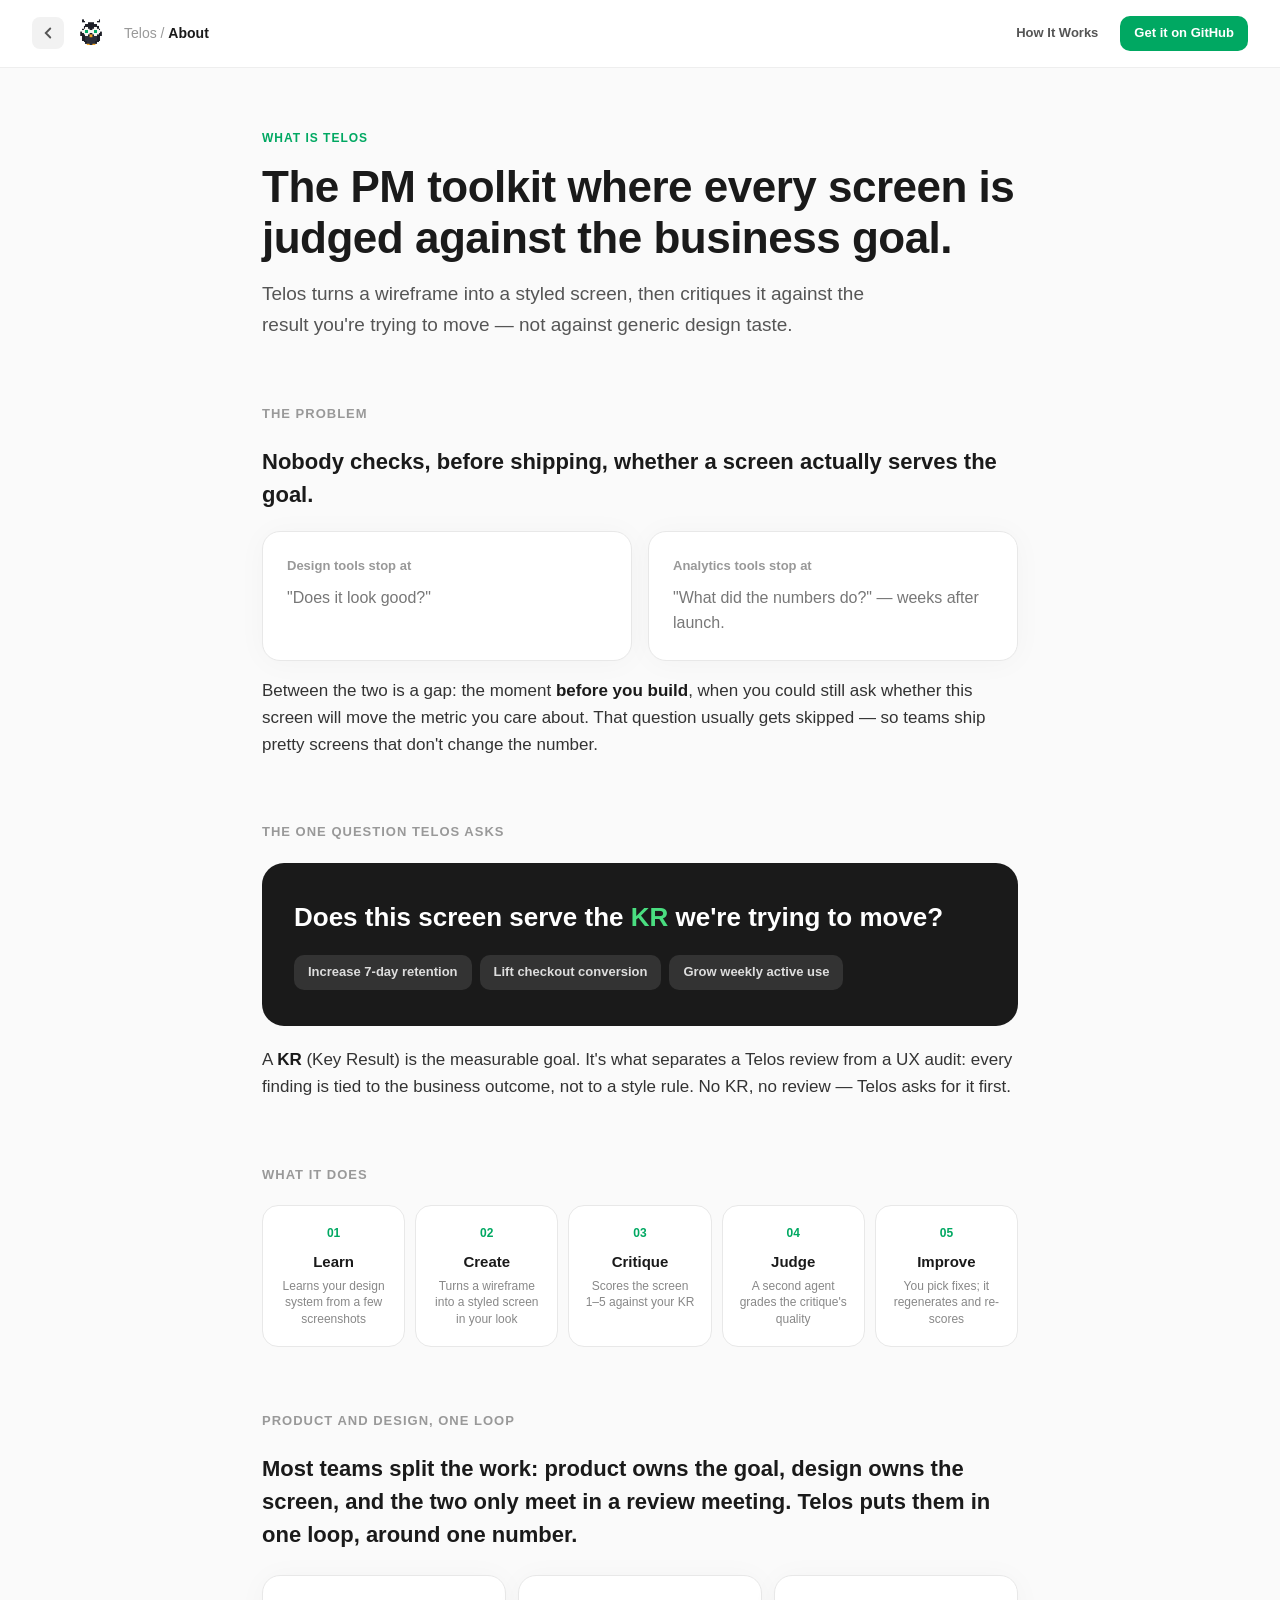
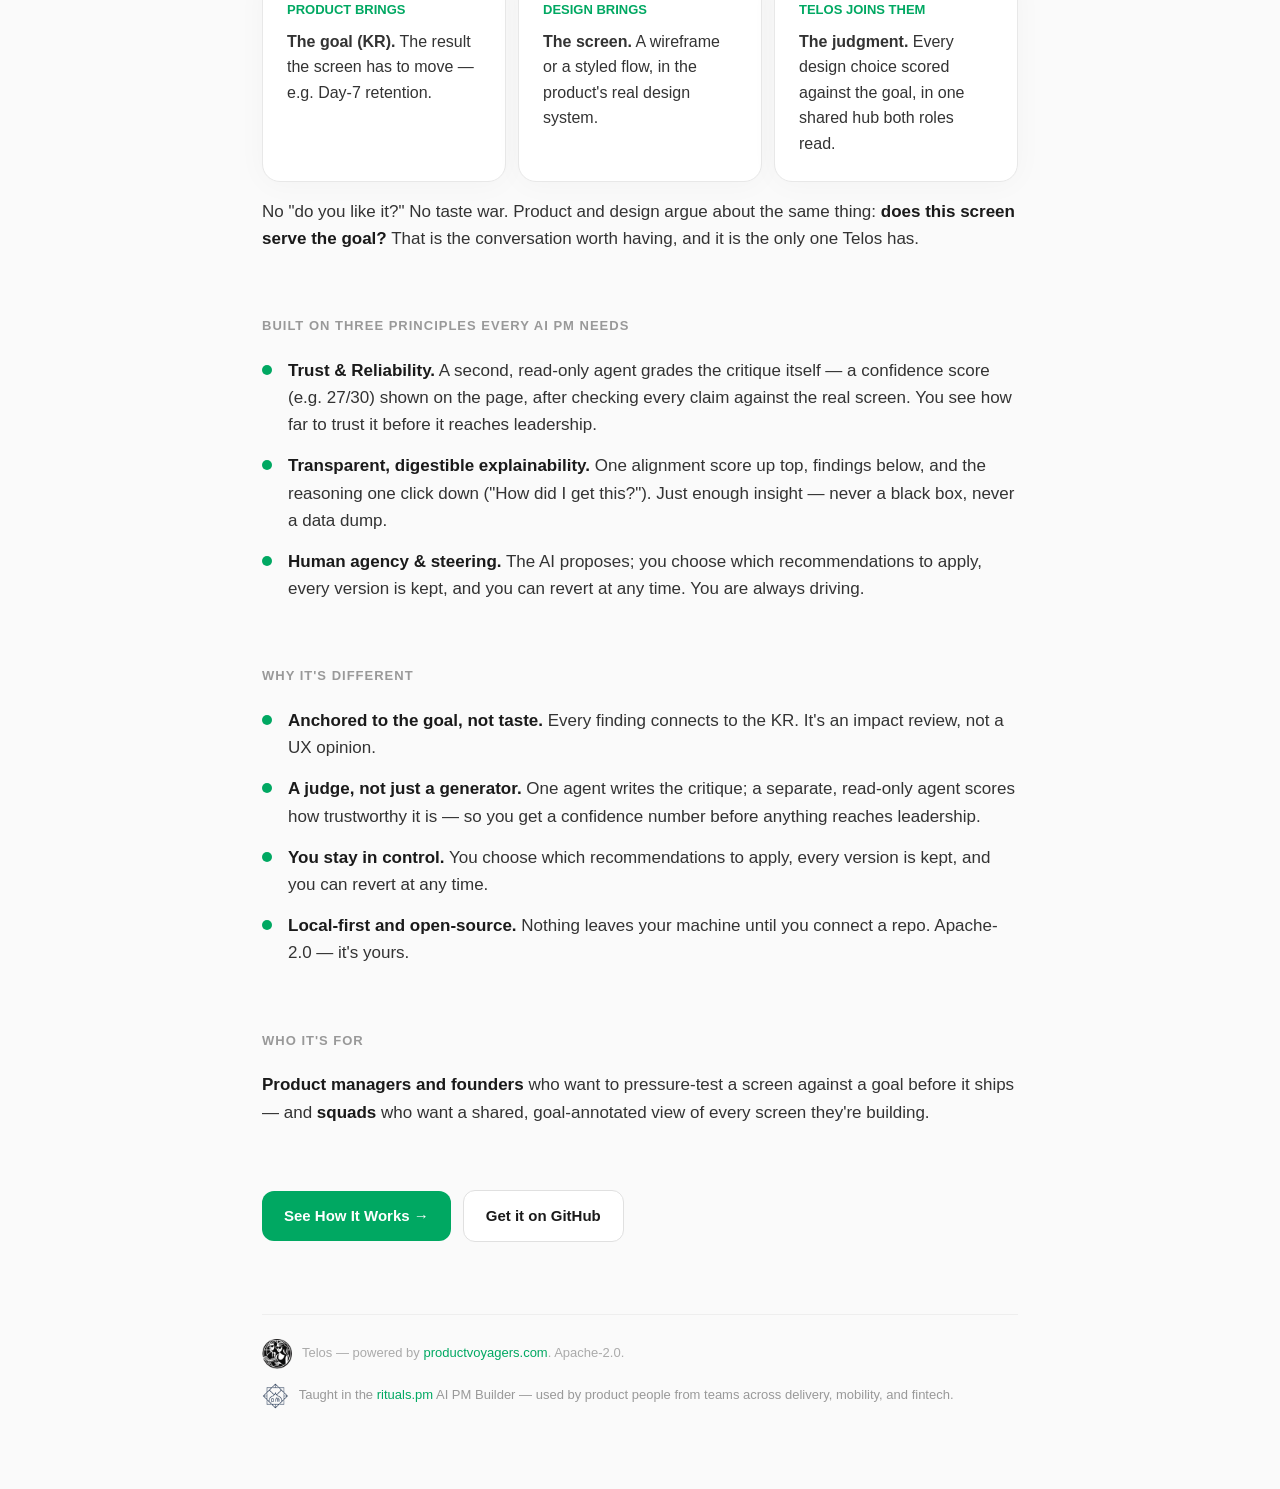
<file: templates/about.html>
<!DOCTYPE html>
<html lang="en">
<head>
<meta charset="UTF-8">
<meta name="viewport" content="width=device-width, initial-scale=1.0">
<title>About - Telos</title>
<link rel="icon" type="image/png" href="[data-uri]">
<style>
  * { margin: 0; padding: 0; box-sizing: border-box; }
  body {
    font-family: -apple-system, BlinkMacSystemFont, 'Segoe UI', Roboto, sans-serif;
    background: #fafafa;
    color: #1a1a1a;
    min-height: 100vh;
    line-height: 1.6;
  }
  .topbar {
    background: #fff; border-bottom: 1px solid #eee;
    padding: 16px 32px; display: flex; align-items: center; justify-content: space-between;
    position: sticky; top: 0; z-index: 10;
  }
  .topbar .left { display: flex; align-items: center; gap: 12px; }
  .back-link {
    width: 32px; height: 32px; border-radius: 8px;
    background: #f2f2f2; display: flex; align-items: center; justify-content: center;
    text-decoration: none; color: #555; transition: background 0.15s;
  }
  .back-link:hover { background: #e8e8e8; }
  .back-link svg { width: 18px; height: 18px; }
  .breadcrumb { font-size: 14px; color: #999; }
  .breadcrumb a { color: #999; text-decoration: none; }
  .breadcrumb a:hover { color: #00a862; }
  .breadcrumb .current { color: #1a1a1a; font-weight: 600; }
  .topbar .nav { display: flex; gap: 8px; }
  .topbar .nav a {
    font-size: 13px; font-weight: 600; text-decoration: none; color: #555;
    padding: 7px 14px; border-radius: 10px; transition: all 0.15s;
  }
  .topbar .nav a:hover { background: #f2f2f2; }
  .topbar .nav a.primary { background: #00a862; color: #fff; }

  .container { max-width: 820px; margin: 0 auto; padding: 56px 32px 80px; }

  .hero-tag {
    display: inline-block; font-size: 12px; font-weight: 700; letter-spacing: 1px;
    text-transform: uppercase; color: #00a862; margin-bottom: 14px;
  }
  .hero h1 { font-size: 44px; font-weight: 800; line-height: 1.15; margin-bottom: 16px; letter-spacing: -0.5px; }
  .hero p { font-size: 19px; color: #555; max-width: 640px; }

  section { margin-top: 64px; }
  h2 { font-size: 13px; font-weight: 700; letter-spacing: 1px; text-transform: uppercase; color: #999; margin-bottom: 20px; }

  .lead { font-size: 22px; font-weight: 600; line-height: 1.5; margin-bottom: 8px; }

  .two-col { display: grid; grid-template-columns: 1fr 1fr; gap: 16px; }
  .card {
    background: #fff; border: 1px solid #e8e8e8; border-radius: 18px; padding: 24px;
    box-shadow: 0 2px 30px rgba(0,0,0,0.03);
  }
  .card .k { font-size: 13px; font-weight: 700; color: #999; margin-bottom: 8px; }
  .card .v { font-size: 16px; color: #333; }
  .card.muted .v { color: #777; }

  .gap-note { margin-top: 16px; font-size: 17px; color: #333; }
  .gap-note strong { color: #1a1a1a; }

  .question {
    background: #1a1a1a; color: #fff; border-radius: 22px; padding: 36px 32px; margin-top: 8px;
  }
  .question .q { font-size: 26px; font-weight: 700; line-height: 1.4; }
  .question .q em { color: #4ade80; font-style: normal; }
  .kr-examples { margin-top: 20px; display: flex; flex-wrap: wrap; gap: 8px; }
  .kr-chip { font-size: 13px; font-weight: 600; background: #333; color: #ddd; padding: 7px 14px; border-radius: 10px; }

  .loop { display: grid; grid-template-columns: repeat(5, 1fr); gap: 10px; }
  .step { background: #fff; border: 1px solid #e8e8e8; border-radius: 16px; padding: 18px 14px; text-align: center; }
  .step .n { font-size: 12px; font-weight: 700; color: #00a862; }
  .step .t { font-size: 15px; font-weight: 700; margin: 6px 0 4px; }
  .step .d { font-size: 12px; color: #888; line-height: 1.4; }

  .why { display: grid; gap: 14px; }
  .why-row { display: flex; gap: 16px; align-items: flex-start; }
  .why-row .dot { width: 10px; height: 10px; border-radius: 50%; background: #00a862; margin-top: 8px; flex-shrink: 0; }
  .why-row .txt { font-size: 17px; color: #333; }
  .why-row .txt b { color: #1a1a1a; }

  .for-row { font-size: 17px; color: #333; }
  .for-row b { color: #1a1a1a; }

  .cta { margin-top: 64px; display: flex; gap: 12px; flex-wrap: wrap; align-items: center; }
  .btn {
    font-size: 15px; font-weight: 600; text-decoration: none; padding: 13px 22px; border-radius: 12px;
    transition: all 0.15s;
  }
  .btn.primary { background: #00a862; color: #fff; }
  .btn.primary:hover { background: #009356; }
  .btn.ghost { background: #fff; color: #1a1a1a; border: 1px solid #e0e0e0; }
  .btn.ghost:hover { background: #f5f5f5; }

  .footer { margin-top: 72px; padding-top: 24px; border-top: 1px solid #eee; font-size: 13px; color: #aaa; }

  @media (max-width: 680px) {
    .two-col { grid-template-columns: 1fr; }
    .loop { grid-template-columns: 1fr 1fr; }
    .hero h1 { font-size: 34px; }
    .topbar .nav a:not(.primary) { display: none; }
  }
</style>
</head>
<body>

<div class="topbar">
  <div class="left">
    <a class="back-link" href="index.html">
      <svg viewBox="0 0 24 24" fill="none" stroke="currentColor" stroke-width="2.5" stroke-linecap="round"><path d="M15 18l-6-6 6-6"/></svg>
    </a>
    <img src="[data-uri]" alt="Telos" style="height:30px;width:auto;image-rendering:pixelated;vertical-align:middle;margin-right:6px;">
    <div class="breadcrumb">
      <a href="index.html">Telos</a> / <span class="current">About</span>
    </div>
  </div>
  <div class="nav">
    <a href="how-it-works.html">How It Works</a>
    <a class="primary" href="https://github.com/ProductVoyagers/telos">Get it on GitHub</a>
  </div>
</div>

<div class="container">

  <div class="hero">
    <span class="hero-tag">What is Telos</span>
    <h1>The PM toolkit where every screen is judged against the business goal.</h1>
    <p>Telos turns a wireframe into a styled screen, then critiques it against the result you're trying to move — not against generic design taste.</p>
  </div>

  <section>
    <h2>The problem</h2>
    <p class="lead">Nobody checks, before shipping, whether a screen actually serves the goal.</p>
    <div class="two-col" style="margin-top:20px;">
      <div class="card muted">
        <div class="k">Design tools stop at</div>
        <div class="v">"Does it look good?"</div>
      </div>
      <div class="card muted">
        <div class="k">Analytics tools stop at</div>
        <div class="v">"What did the numbers do?" — weeks after launch.</div>
      </div>
    </div>
    <p class="gap-note">Between the two is a gap: the moment <strong>before you build</strong>, when you could still ask whether this screen will move the metric you care about. That question usually gets skipped — so teams ship pretty screens that don't change the number.</p>
  </section>

  <section>
    <h2>The one question Telos asks</h2>
    <div class="question">
      <div class="q">Does this screen serve the <em>KR</em> we're trying to move?</div>
      <div class="kr-examples">
        <span class="kr-chip">Increase 7-day retention</span>
        <span class="kr-chip">Lift checkout conversion</span>
        <span class="kr-chip">Grow weekly active use</span>
      </div>
    </div>
    <p class="gap-note" style="margin-top:20px;">A <strong>KR</strong> (Key Result) is the measurable goal. It's what separates a Telos review from a UX audit: every finding is tied to the business outcome, not to a style rule. No KR, no review — Telos asks for it first.</p>
  </section>

  <section>
    <h2>What it does</h2>
    <div class="loop">
      <div class="step"><div class="n">01</div><div class="t">Learn</div><div class="d">Learns your design system from a few screenshots</div></div>
      <div class="step"><div class="n">02</div><div class="t">Create</div><div class="d">Turns a wireframe into a styled screen in your look</div></div>
      <div class="step"><div class="n">03</div><div class="t">Critique</div><div class="d">Scores the screen 1–5 against your KR</div></div>
      <div class="step"><div class="n">04</div><div class="t">Judge</div><div class="d">A second agent grades the critique's quality</div></div>
      <div class="step"><div class="n">05</div><div class="t">Improve</div><div class="d">You pick fixes; it regenerates and re-scores</div></div>
    </div>
  </section>

  <section>
    <h2>Product and design, one loop</h2>
    <p class="lead" style="margin-bottom:24px;">Most teams split the work: product owns the goal, design owns the screen, and the two only meet in a review meeting. Telos puts them in one loop, around one number.</p>
    <div style="display:grid;grid-template-columns:1fr 1fr 1fr;gap:12px;">
      <div class="card"><div class="k" style="color:#00a862;">PRODUCT BRINGS</div><div class="v"><b>The goal (KR).</b> The result the screen has to move — e.g. Day-7 retention.</div></div>
      <div class="card"><div class="k" style="color:#00a862;">DESIGN BRINGS</div><div class="v"><b>The screen.</b> A wireframe or a styled flow, in the product's real design system.</div></div>
      <div class="card"><div class="k" style="color:#00a862;">TELOS JOINS THEM</div><div class="v"><b>The judgment.</b> Every design choice scored against the goal, in one shared hub both roles read.</div></div>
    </div>
    <p class="gap-note" style="margin-top:16px;">No "do you like it?" No taste war. Product and design argue about the same thing: <strong>does this screen serve the goal?</strong> That is the conversation worth having, and it is the only one Telos has.</p>
  </section>

  <section>
    <h2>Built on three principles every AI PM needs</h2>
    <div class="why">
      <div class="why-row"><div class="dot"></div><div class="txt"><b>Trust &amp; Reliability.</b> A second, read-only agent grades the critique itself — a confidence score (e.g. 27/30) shown on the page, after checking every claim against the real screen. You see how far to trust it before it reaches leadership.</div></div>
      <div class="why-row"><div class="dot"></div><div class="txt"><b>Transparent, digestible explainability.</b> One alignment score up top, findings below, and the reasoning one click down ("How did I get this?"). Just enough insight — never a black box, never a data dump.</div></div>
      <div class="why-row"><div class="dot"></div><div class="txt"><b>Human agency &amp; steering.</b> The AI proposes; you choose which recommendations to apply, every version is kept, and you can revert at any time. You are always driving.</div></div>
    </div>
  </section>

  <section>
    <h2>Why it's different</h2>
    <div class="why">
      <div class="why-row"><div class="dot"></div><div class="txt"><b>Anchored to the goal, not taste.</b> Every finding connects to the KR. It's an impact review, not a UX opinion.</div></div>
      <div class="why-row"><div class="dot"></div><div class="txt"><b>A judge, not just a generator.</b> One agent writes the critique; a separate, read-only agent scores how trustworthy it is — so you get a confidence number before anything reaches leadership.</div></div>
      <div class="why-row"><div class="dot"></div><div class="txt"><b>You stay in control.</b> You choose which recommendations to apply, every version is kept, and you can revert at any time.</div></div>
      <div class="why-row"><div class="dot"></div><div class="txt"><b>Local-first and open-source.</b> Nothing leaves your machine until you connect a repo. Apache-2.0 — it's yours.</div></div>
    </div>
  </section>

  <section>
    <h2>Who it's for</h2>
    <p class="for-row"><b>Product managers and founders</b> who want to pressure-test a screen against a goal before it ships — and <b>squads</b> who want a shared, goal-annotated view of every screen they're building.</p>
  </section>

  <div class="cta">
    <a class="btn primary" href="how-it-works.html">See How It Works →</a>
    <a class="btn ghost" href="https://github.com/ProductVoyagers/telos">Get it on GitHub</a>
  </div>

  <div class="footer" style="display:flex;flex-direction:column;gap:14px;align-items:flex-start;"><div style="display:flex;align-items:center;gap:10px;"><img src="[data-uri]" alt="ProductVoyagers" style="height:30px;width:auto;"><span>Telos — powered by <a href="https://productvoyagers.com" style="color:#00a862;text-decoration:none;">productvoyagers.com</a>. Apache-2.0.</span></div><div style="display:flex;align-items:center;gap:10px;color:#999;"><img src="[data-uri]" alt="rituals.pm" style="height:26px;width:auto;"><span>Taught in the <a href="https://rituals.pm" style="color:#00a862;text-decoration:none;">rituals.pm</a> AI PM Builder — used by product people from teams across delivery, mobility, and fintech.</span></div></div>

</div>

</body>
</html>
</file>
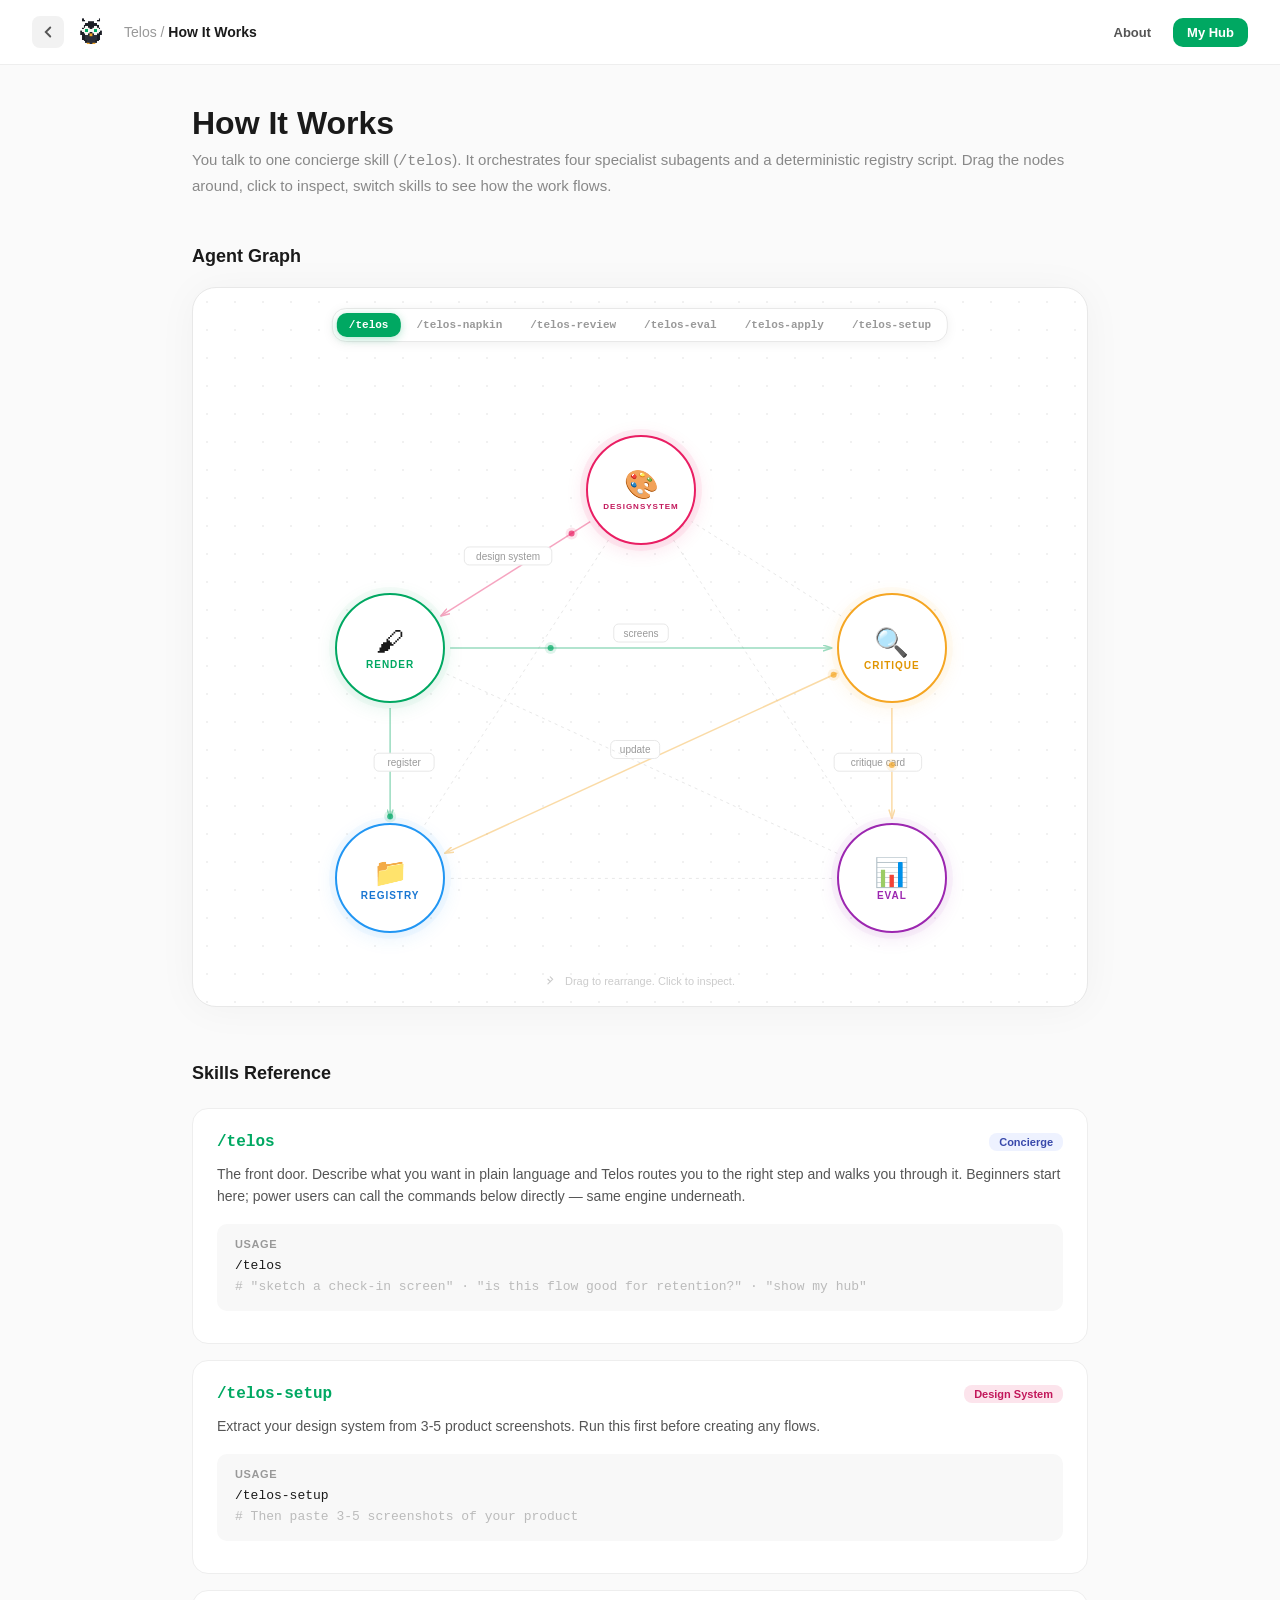
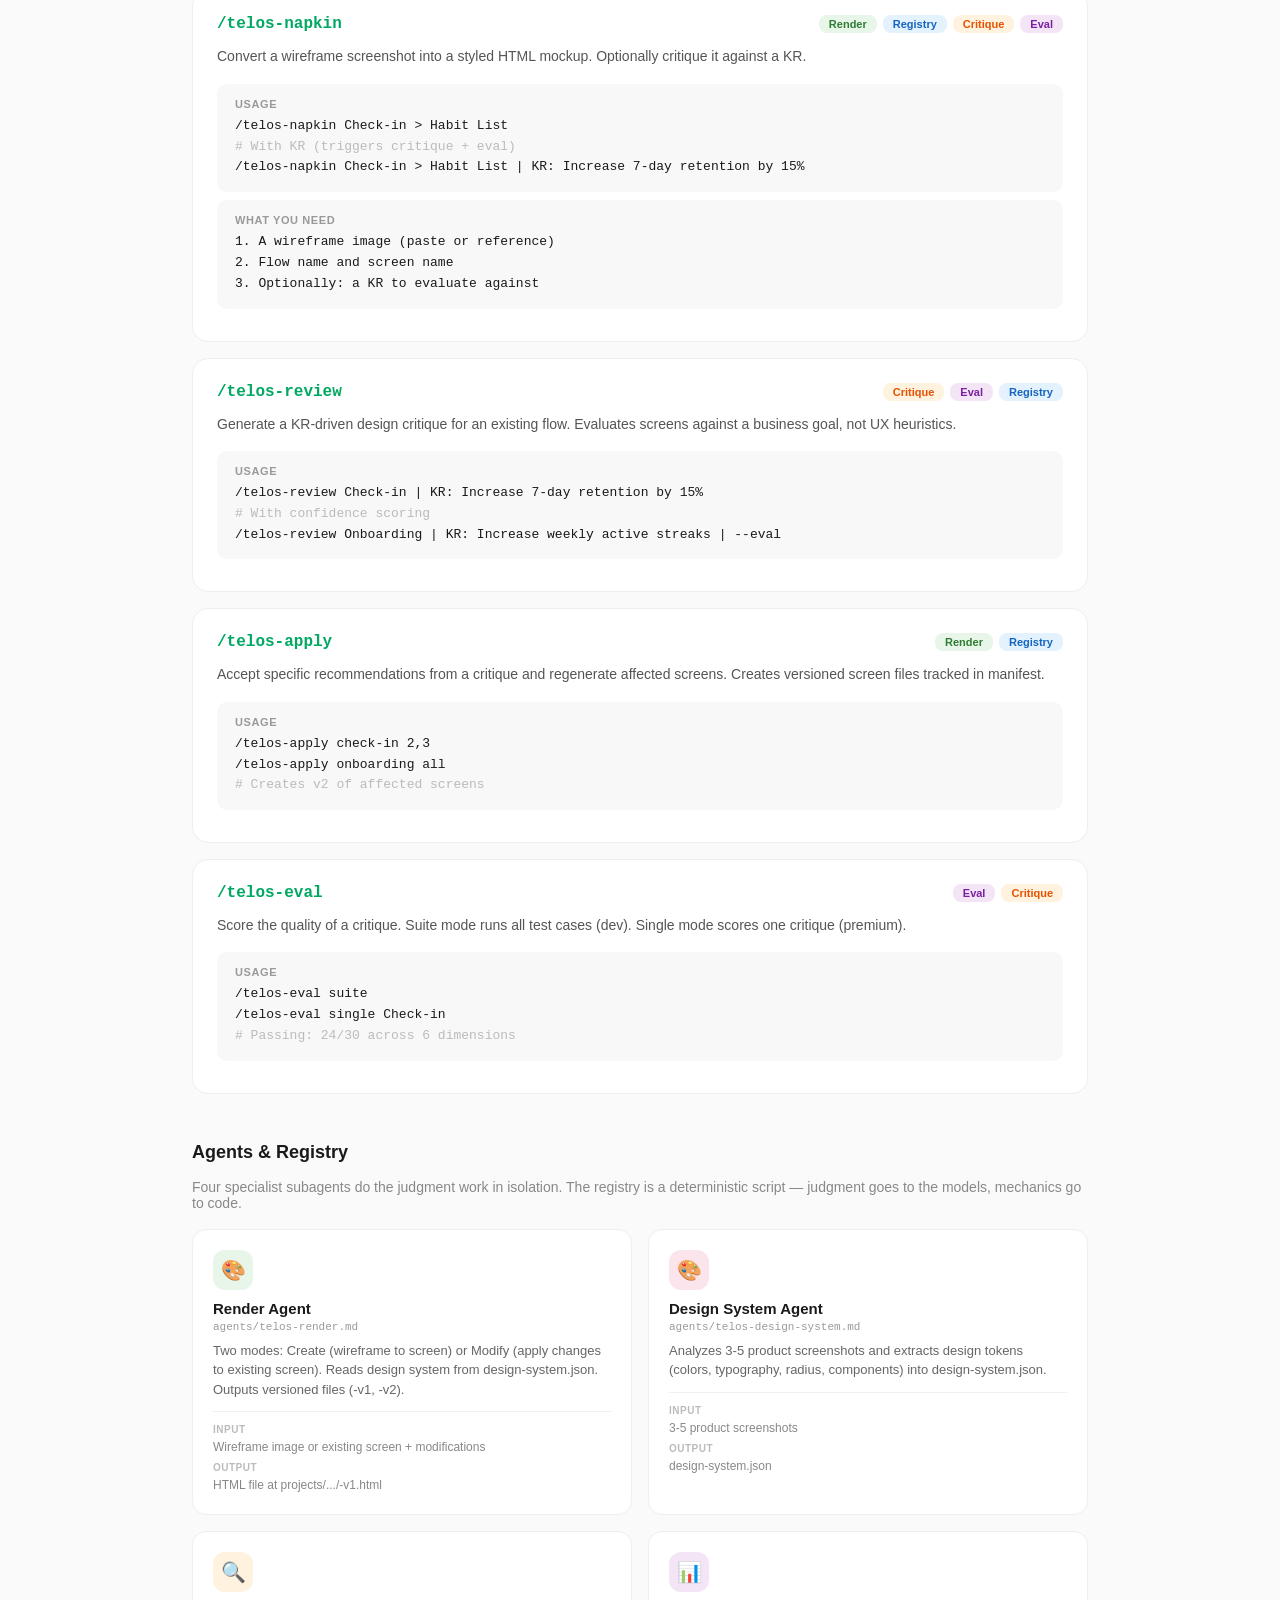
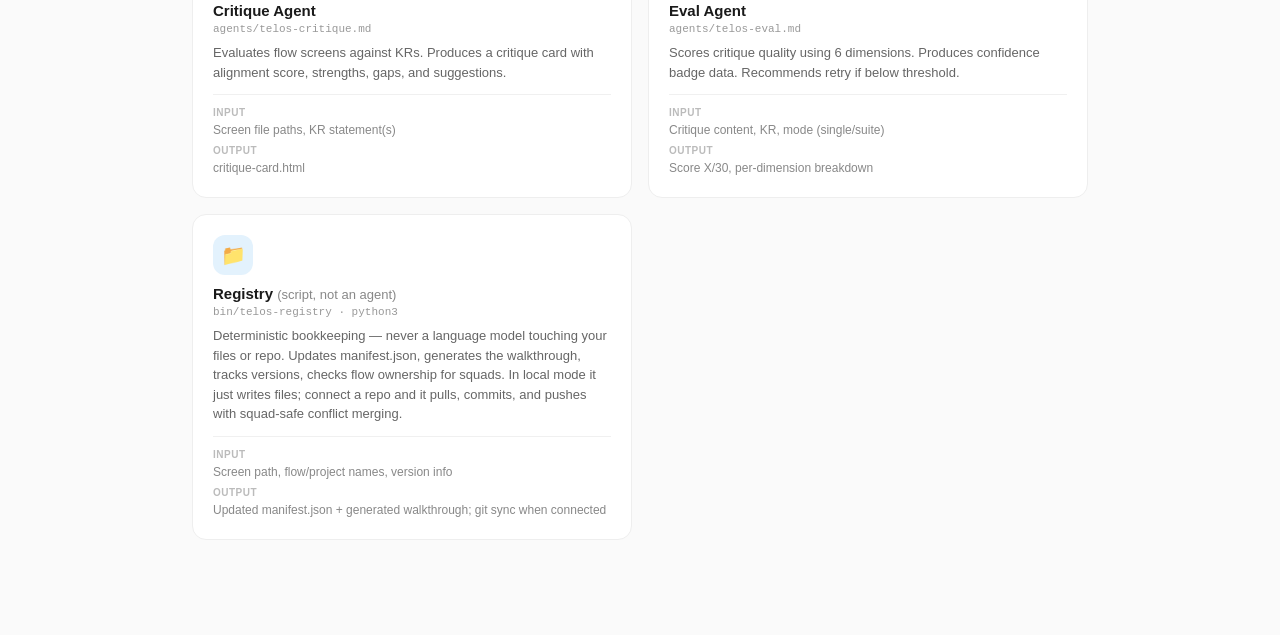
<file: templates/how-it-works.html>
<!DOCTYPE html>
<html lang="en">
<head>
<meta charset="UTF-8">
<meta name="viewport" content="width=device-width, initial-scale=1.0">
<title>How It Works - Telos</title>
<link rel="icon" type="image/png" href="[data-uri]">
<style>
  * { margin: 0; padding: 0; box-sizing: border-box; }
  body {
    font-family: -apple-system, BlinkMacSystemFont, 'Segoe UI', Roboto, sans-serif;
    background: #fafafa;
    color: #1a1a1a;
    min-height: 100vh;
  }

  .topbar {
    background: #fff;
    border-bottom: 1px solid #eee;
    padding: 16px 32px;
    display: flex; align-items: center; justify-content: space-between;
    position: sticky; top: 0; z-index: 10;
  }
  .topbar .left { display: flex; align-items: center; gap: 12px; }
  .back-link {
    width: 32px; height: 32px; border-radius: 8px;
    background: #f2f2f2; display: flex; align-items: center; justify-content: center;
    text-decoration: none; color: #555; transition: background 0.15s;
  }
  .back-link:hover { background: #e8e8e8; }
  .back-link svg { width: 18px; height: 18px; }
  .breadcrumb { font-size: 14px; color: #999; }
  .breadcrumb a { color: #999; text-decoration: none; }
  .breadcrumb a:hover { color: #00a862; }
  .breadcrumb .current { color: #1a1a1a; font-weight: 600; }

  .container { max-width: 960px; margin: 0 auto; padding: 40px 32px; }
  .page-title { font-size: 32px; font-weight: 800; margin-bottom: 6px; }
  .page-subtitle { font-size: 15px; color: #888; margin-bottom: 48px; line-height: 1.6; }

  /* ── Graph ── */
  .graph-section { margin-bottom: 56px; }
  .graph-section h2 { font-size: 18px; font-weight: 700; margin-bottom: 20px; }

  .graph-canvas {
    background: #fff;
    border-radius: 24px;
    border: 1px solid #e8e8e8;
    position: relative;
    overflow: hidden;
    height: 720px;
    cursor: default;
    user-select: none;
    box-shadow: 0 2px 40px rgba(0,0,0,0.04);
  }

  /* Subtle grid dots */
  .graph-bg {
    position: absolute; inset: 0;
    background-image: radial-gradient(circle, #e0e0e0 0.8px, transparent 0.8px);
    background-size: 28px 28px;
    opacity: 0.45;
    pointer-events: none;
  }

  .skill-tabs {
    position: absolute; top: 20px; left: 50%; transform: translateX(-50%);
    display: flex; gap: 4px; z-index: 20;
    background: #fff;
    padding: 4px; border-radius: 14px;
    border: 1px solid #e8e8e8;
    box-shadow: 0 2px 12px rgba(0,0,0,0.06);
  }
  .skill-tab {
    padding: 6px 12px; border-radius: 10px;
    background: transparent; color: #999;
    font-size: 11px; font-weight: 600; cursor: pointer; border: none;
    transition: all 0.2s;
    font-family: 'SF Mono', 'Fira Code', 'Menlo', monospace;
    white-space: nowrap;
  }
  .skill-tab:hover { color: #555; background: #f5f5f5; }
  .skill-tab.active { background: #00a862; color: #fff; box-shadow: 0 2px 8px rgba(0,168,98,0.3); }

  .graph-hint {
    position: absolute; bottom: 18px; left: 50%; transform: translateX(-50%);
    font-size: 11px; color: #ccc; z-index: 20; pointer-events: none;
    display: flex; align-items: center; gap: 6px;
  }
  .graph-hint svg { width: 14px; height: 14px; color: #ccc; }

  .graph-svg {
    position: absolute; top: 0; left: 0; width: 100%; height: 100%;
    pointer-events: none; z-index: 1;
  }

  /* ── Agent Nodes ── */
  .agent-node {
    position: absolute; z-index: 10; cursor: grab;
    transition: opacity 0.4s;
  }
  .agent-node:active { cursor: grabbing; }
  .agent-node.dimmed { opacity: 0.18; }

  .agent-circle {
    width: 110px; height: 110px; border-radius: 50%;
    display: flex; flex-direction: column; align-items: center; justify-content: center;
    background: #fff;
    border: 2.5px solid;
    transition: transform 0.25s cubic-bezier(0.34,1.56,0.64,1), box-shadow 0.3s;
    position: relative;
  }
  .agent-node:hover .agent-circle { transform: scale(1.1); }
  .agent-node.selected .agent-circle { transform: scale(1.14); }

  .agent-circle .icon { font-size: 28px; margin-bottom: 1px; }
  .agent-circle .name {
    font-size: 10px; font-weight: 800;
    text-transform: uppercase; letter-spacing: 1px;
  }

  .agent-circle.render {
    border-color: #00a862;
    box-shadow: 0 4px 20px rgba(0,168,98,0.12), 0 0 0 6px rgba(0,168,98,0.04);
  }
  .agent-circle.render .name { color: #00a862; }
  .agent-node:hover .agent-circle.render,
  .agent-node.selected .agent-circle.render {
    box-shadow: 0 8px 36px rgba(0,168,98,0.2), 0 0 0 10px rgba(0,168,98,0.06);
  }

  .agent-circle.critique {
    border-color: #f5a623;
    box-shadow: 0 4px 20px rgba(245,166,35,0.12), 0 0 0 6px rgba(245,166,35,0.04);
  }
  .agent-circle.critique .name { color: #e09500; }
  .agent-node:hover .agent-circle.critique,
  .agent-node.selected .agent-circle.critique {
    box-shadow: 0 8px 36px rgba(245,166,35,0.2), 0 0 0 10px rgba(245,166,35,0.06);
  }

  .agent-circle.eval {
    border-color: #9c27b0;
    box-shadow: 0 4px 20px rgba(156,39,176,0.12), 0 0 0 6px rgba(156,39,176,0.04);
  }
  .agent-circle.eval .name { color: #9c27b0; }
  .agent-node:hover .agent-circle.eval,
  .agent-node.selected .agent-circle.eval {
    box-shadow: 0 8px 36px rgba(156,39,176,0.2), 0 0 0 10px rgba(156,39,176,0.06);
  }

  .agent-circle.registry {
    border-color: #2196F3;
    box-shadow: 0 4px 20px rgba(33,150,243,0.12), 0 0 0 6px rgba(33,150,243,0.04);
  }
  .agent-circle.registry .name { color: #1976D2; }
  .agent-node:hover .agent-circle.registry,
  .agent-node.selected .agent-circle.registry {
    box-shadow: 0 8px 36px rgba(33,150,243,0.2), 0 0 0 10px rgba(33,150,243,0.06);
  }

  .agent-circle.designsystem {
    border-color: #E91E63;
    box-shadow: 0 4px 20px rgba(233,30,99,0.15), 0 0 0 6px rgba(233,30,99,0.06);
  }
  .agent-circle.designsystem .name { color: #C2185B; font-size: 8px; }
  .agent-node:hover .agent-circle.designsystem,
  .agent-node.selected .agent-circle.designsystem {
    box-shadow: 0 8px 36px rgba(233,30,99,0.25), 0 0 0 10px rgba(233,30,99,0.08);
  }

  /* Satellite functions */
  .fn-satellite {
    position: absolute;
    padding: 5px 12px; border-radius: 10px;
    font-size: 11px; font-weight: 600;
    white-space: nowrap; pointer-events: none;
    opacity: 0; transition: opacity 0.35s, transform 0.35s cubic-bezier(0.34,1.56,0.64,1);
    transform: scale(0.7);
    box-shadow: 0 2px 10px rgba(0,0,0,0.06);
  }
  .agent-node.selected .fn-satellite,
  .agent-node:hover .fn-satellite {
    opacity: 1; transform: scale(1);
  }
  .fn-satellite.render { background: #e8f5e9; color: #2e7d32; border: 1px solid #c8e6c9; }
  .fn-satellite.critique { background: #fff8e1; color: #e65100; border: 1px solid #ffe0b2; }
  .fn-satellite.eval { background: #f3e5f5; color: #7b1fa2; border: 1px solid #e1bee7; }
  .fn-satellite.registry { background: #e3f2fd; color: #1565c0; border: 1px solid #bbdefb; }
  .fn-satellite.designsystem { background: #fce4ec; color: #C2185B; border: 1px solid #f8bbd0; }

  /* Satellite connector lines */
  .fn-line {
    position: absolute;
    pointer-events: none;
    opacity: 0;
    transition: opacity 0.35s;
  }
  .agent-node.selected .fn-line,
  .agent-node:hover .fn-line {
    opacity: 0.3;
  }

  /* ── Detail Panel ── */
  .detail-panel {
    position: absolute; bottom: 20px; right: 20px;
    width: 300px;
    background: #fff;
    border: 1px solid #e8e8e8;
    border-radius: 18px;
    padding: 22px;
    z-index: 30;
    opacity: 0; transform: translateY(8px);
    transition: all 0.3s;
    pointer-events: none;
    box-shadow: 0 8px 40px rgba(0,0,0,0.08);
  }
  .detail-panel.visible {
    opacity: 1; transform: translateY(0); pointer-events: auto;
  }
  .detail-panel .dp-header {
    display: flex; align-items: center; gap: 10px;
    margin-bottom: 14px; padding-bottom: 14px;
    border-bottom: 1px solid #f0f0f0;
  }
  .detail-panel .dp-dot {
    width: 10px; height: 10px; border-radius: 50%; flex-shrink: 0;
  }
  .detail-panel h4 { font-size: 15px; font-weight: 700; color: #1a1a1a; }
  .detail-panel .detail-file {
    font-family: 'SF Mono', 'Fira Code', monospace;
    font-size: 11px; color: #00a862;
    margin-bottom: 14px;
    background: #f0faf5;
    padding: 6px 10px;
    border-radius: 8px;
    display: inline-block;
  }
  .detail-panel .detail-row { margin-bottom: 12px; }
  .detail-panel .detail-label {
    font-size: 10px; font-weight: 700;
    text-transform: uppercase; letter-spacing: 0.6px;
    color: #bbb; margin-bottom: 4px;
  }
  .detail-panel .detail-value {
    font-size: 13px; color: #555; line-height: 1.5;
  }
  .detail-panel .fn-list { display: flex; flex-wrap: wrap; gap: 5px; margin-top: 4px; }
  .detail-panel .fn-tag {
    font-size: 11px; padding: 4px 10px;
    border-radius: 8px; font-weight: 600;
  }

  /* ── Docs ── */
  .docs-section { margin-bottom: 48px; }
  .docs-section h2 { font-size: 18px; font-weight: 700; margin-bottom: 24px; }

  .skill-card {
    background: #fff; border-radius: 16px;
    border: 1px solid #eee; padding: 24px;
    margin-bottom: 16px; transition: box-shadow 0.2s;
  }
  .skill-card:hover { box-shadow: 0 4px 16px rgba(0,0,0,0.06); }
  .skill-card .skill-header {
    display: flex; align-items: center;
    justify-content: space-between; margin-bottom: 12px;
  }
  .skill-card .skill-name {
    font-family: 'SF Mono', 'Fira Code', monospace;
    font-size: 16px; font-weight: 700; color: #00a862;
  }
  .skill-card .skill-agents { display: flex; gap: 6px; }
  .agent-pill { font-size: 11px; padding: 3px 10px; border-radius: 8px; font-weight: 600; }
  .agent-pill.render { background: #e8f5e9; color: #2e7d32; }
  .agent-pill.registry { background: #e3f2fd; color: #1565c0; }
  .agent-pill.critique { background: #fff3e0; color: #e65100; }
  .agent-pill.eval { background: #f3e5f5; color: #7b1fa2; }

  .skill-card .skill-desc { font-size: 14px; color: #555; line-height: 1.6; margin-bottom: 16px; }
  .skill-card .usage-block {
    background: #f8f8f8; border-radius: 10px;
    padding: 14px 18px; margin-bottom: 8px;
  }
  .skill-card .usage-label {
    font-size: 11px; font-weight: 700;
    text-transform: uppercase; letter-spacing: 0.6px;
    color: #999; margin-bottom: 6px;
  }
  .skill-card .usage-code {
    font-family: 'SF Mono', 'Fira Code', monospace;
    font-size: 13px; color: #1a1a1a; line-height: 1.6;
  }
  .skill-card .usage-code .comment { color: #bbb; }

  .agents-grid { display: grid; grid-template-columns: repeat(2, 1fr); gap: 16px; }
  .agent-card {
    background: #fff; border-radius: 14px;
    border: 1px solid #eee; padding: 20px;
    transition: box-shadow 0.2s;
  }
  .agent-card:hover { box-shadow: 0 4px 16px rgba(0,0,0,0.06); }
  .agent-card .agent-icon-box {
    width: 40px; height: 40px; border-radius: 12px;
    display: flex; align-items: center; justify-content: center;
    font-size: 20px; margin-bottom: 10px;
  }
  .agent-card .agent-icon-box.render { background: #e8f5e9; }
  .agent-card .agent-icon-box.critique { background: #fff3e0; }
  .agent-card .agent-icon-box.eval { background: #f3e5f5; }
  .agent-card .agent-icon-box.registry { background: #e3f2fd; }
  .agent-card h4 { font-size: 15px; font-weight: 700; margin-bottom: 4px; }
  .agent-card .agent-file {
    font-family: 'SF Mono', 'Fira Code', monospace;
    font-size: 11px; color: #999; margin-bottom: 8px;
  }
  .agent-card p { font-size: 13px; color: #666; line-height: 1.5; }
  .agent-card .io-section {
    margin-top: 12px; padding-top: 12px;
    border-top: 1px solid #f0f0f0;
  }
  .agent-card .io-label {
    font-size: 10px; font-weight: 700;
    text-transform: uppercase; letter-spacing: 0.5px;
    color: #bbb; margin-bottom: 3px;
  }
  .agent-card .io-value { font-size: 12px; color: #888; line-height: 1.5; }

  @media (max-width: 700px) {
    .agents-grid { grid-template-columns: 1fr; }
    .graph-canvas { height: 520px; }
    .detail-panel { width: 240px; }
  }
</style>
</head>
<body>

<div class="topbar">
  <div class="left">
    <a class="back-link" href="index.html">
      <svg viewBox="0 0 24 24" fill="none" stroke="currentColor" stroke-width="2.5" stroke-linecap="round"><path d="M15 18l-6-6 6-6"/></svg>
    </a>
    <img src="[data-uri]" alt="Telos" style="height:30px;width:auto;image-rendering:pixelated;vertical-align:middle;margin-right:6px;">
    <div class="breadcrumb">
      <a href="index.html">Telos</a> / <span class="current">How It Works</span>
    </div>
  </div>
  <div style="display:flex; gap:8px;">
    <a href="about.html" style="font-size:13px; font-weight:600; text-decoration:none; color:#555; padding:7px 14px; border-radius:10px;">About</a>
    <a href="index.html" style="font-size:13px; font-weight:600; text-decoration:none; color:#fff; background:#00a862; padding:7px 14px; border-radius:10px;">My Hub</a>
  </div>
</div>

<div class="container">

  <h1 class="page-title">How It Works</h1>
  <p class="page-subtitle">You talk to one concierge skill (<code>/telos</code>). It orchestrates four specialist subagents and a deterministic registry script. Drag the nodes around, click to inspect, switch skills to see how the work flows.</p>

  <div class="graph-section">
    <h2>Agent Graph</h2>
    <div class="graph-canvas" id="graphCanvas">
      <div class="graph-bg"></div>

      <div class="skill-tabs">
        <div class="skill-tab active" data-skill="telos">/telos</div>
        <div class="skill-tab" data-skill="napkin">/telos-napkin</div>
        <div class="skill-tab" data-skill="impact-review">/telos-review</div>
        <div class="skill-tab" data-skill="eval">/telos-eval</div>
        <div class="skill-tab" data-skill="apply">/telos-apply</div>
        <div class="skill-tab" data-skill="setup">/telos-setup</div>
      </div>

      <svg class="graph-svg" id="graphSvg">
        <defs>
          <marker id="arr-green" markerWidth="10" markerHeight="7" refX="9" refY="3.5" orient="auto" markerUnits="userSpaceOnUse">
            <path d="M0,0.5 L9,3.5 L0,6.5" fill="none" stroke="#00a862" stroke-width="1.5" stroke-linejoin="round"/>
          </marker>
          <marker id="arr-amber" markerWidth="10" markerHeight="7" refX="9" refY="3.5" orient="auto" markerUnits="userSpaceOnUse">
            <path d="M0,0.5 L9,3.5 L0,6.5" fill="none" stroke="#f5a623" stroke-width="1.5" stroke-linejoin="round"/>
          </marker>
          <marker id="arr-purple" markerWidth="10" markerHeight="7" refX="9" refY="3.5" orient="auto" markerUnits="userSpaceOnUse">
            <path d="M0,0.5 L9,3.5 L0,6.5" fill="none" stroke="#9c27b0" stroke-width="1.5" stroke-linejoin="round"/>
          </marker>
          <marker id="arr-blue" markerWidth="10" markerHeight="7" refX="9" refY="3.5" orient="auto" markerUnits="userSpaceOnUse">
            <path d="M0,0.5 L9,3.5 L0,6.5" fill="none" stroke="#2196F3" stroke-width="1.5" stroke-linejoin="round"/>
          </marker>
          <marker id="arr-pink" markerWidth="10" markerHeight="7" refX="9" refY="3.5" orient="auto" markerUnits="userSpaceOnUse">
            <path d="M0,0.5 L9,3.5 L0,6.5" fill="none" stroke="#E91E63" stroke-width="1.5" stroke-linejoin="round"/>
          </marker>
          <marker id="arr-dim" markerWidth="10" markerHeight="7" refX="9" refY="3.5" orient="auto" markerUnits="userSpaceOnUse">
            <path d="M0,0.5 L9,3.5 L0,6.5" fill="none" stroke="#e0e0e0" stroke-width="1" stroke-linejoin="round"/>
          </marker>
        </defs>
      </svg>

      <div class="graph-hint">
        <svg viewBox="0 0 24 24" fill="none" stroke="currentColor" stroke-width="2" stroke-linecap="round"><path d="M5 9l4 4L5 17"/><path d="M9 5l4 4-4 4"/></svg>
        Drag to rearrange. Click to inspect.
      </div>

      <div class="detail-panel" id="detailPanel">
        <div class="dp-header">
          <div class="dp-dot" id="dpDot"></div>
          <h4 id="dpTitle"></h4>
        </div>
        <div class="detail-file" id="dpFile"></div>
        <div class="detail-row">
          <div class="detail-label">Input</div>
          <div class="detail-value" id="dpInput"></div>
        </div>
        <div class="detail-row">
          <div class="detail-label">Output</div>
          <div class="detail-value" id="dpOutput"></div>
        </div>
        <div class="detail-row">
          <div class="detail-label">Functions</div>
          <div class="fn-list" id="dpFunctions"></div>
        </div>
      </div>
    </div>
  </div>

  <div class="docs-section">
    <h2>Skills Reference</h2>
    <div class="skill-card">
      <div class="skill-header">
        <span class="skill-name">/telos</span>
        <div class="skill-agents">
          <span class="agent-pill" style="background:#eef2ff;color:#3949ab;">Concierge</span>
        </div>
      </div>
      <p class="skill-desc">The front door. Describe what you want in plain language and Telos routes you to the right step and walks you through it. Beginners start here; power users can call the commands below directly — same engine underneath.</p>
      <div class="usage-block">
        <div class="usage-label">Usage</div>
        <div class="usage-code">
          /telos<br>
          <span class="comment"># "sketch a check-in screen" &middot; "is this flow good for retention?" &middot; "show my hub"</span>
        </div>
      </div>
    </div>
    <div class="skill-card">
      <div class="skill-header">
        <span class="skill-name">/telos-setup</span>
        <div class="skill-agents">
          <span class="agent-pill" style="background:#fce4ec;color:#C2185B;">Design System</span>
        </div>
      </div>
      <p class="skill-desc">Extract your design system from 3-5 product screenshots. Run this first before creating any flows.</p>
      <div class="usage-block">
        <div class="usage-label">Usage</div>
        <div class="usage-code">
          /telos-setup<br>
          <span class="comment"># Then paste 3-5 screenshots of your product</span>
        </div>
      </div>
    </div>
    <div class="skill-card">
      <div class="skill-header">
        <span class="skill-name">/telos-napkin</span>
        <div class="skill-agents">
          <span class="agent-pill render">Render</span>
          <span class="agent-pill registry">Registry</span>
          <span class="agent-pill critique">Critique</span>
          <span class="agent-pill eval">Eval</span>
        </div>
      </div>
      <p class="skill-desc">Convert a wireframe screenshot into a styled HTML mockup. Optionally critique it against a KR.</p>
      <div class="usage-block">
        <div class="usage-label">Usage</div>
        <div class="usage-code">
          /telos-napkin Check-in > Habit List<br>
          <span class="comment"># With KR (triggers critique + eval)</span><br>
          /telos-napkin Check-in > Habit List | KR: Increase 7-day retention by 15%
        </div>
      </div>
      <div class="usage-block">
        <div class="usage-label">What You Need</div>
        <div class="usage-code">
          1. A wireframe image (paste or reference)<br>
          2. Flow name and screen name<br>
          3. Optionally: a KR to evaluate against
        </div>
      </div>
    </div>
    <div class="skill-card">
      <div class="skill-header">
        <span class="skill-name">/telos-review</span>
        <div class="skill-agents">
          <span class="agent-pill critique">Critique</span>
          <span class="agent-pill eval">Eval</span>
          <span class="agent-pill registry">Registry</span>
        </div>
      </div>
      <p class="skill-desc">Generate a KR-driven design critique for an existing flow. Evaluates screens against a business goal, not UX heuristics.</p>
      <div class="usage-block">
        <div class="usage-label">Usage</div>
        <div class="usage-code">
          /telos-review Check-in | KR: Increase 7-day retention by 15%<br>
          <span class="comment"># With confidence scoring</span><br>
          /telos-review Onboarding | KR: Increase weekly active streaks | --eval
        </div>
      </div>
    </div>
    <div class="skill-card">
      <div class="skill-header">
        <span class="skill-name">/telos-apply</span>
        <div class="skill-agents">
          <span class="agent-pill render">Render</span>
          <span class="agent-pill registry">Registry</span>
        </div>
      </div>
      <p class="skill-desc">Accept specific recommendations from a critique and regenerate affected screens. Creates versioned screen files tracked in manifest.</p>
      <div class="usage-block">
        <div class="usage-label">Usage</div>
        <div class="usage-code">
          /telos-apply check-in 2,3<br>
          /telos-apply onboarding all<br>
          <span class="comment"># Creates v2 of affected screens</span>
        </div>
      </div>
    </div>
    <div class="skill-card">
      <div class="skill-header">
        <span class="skill-name">/telos-eval</span>
        <div class="skill-agents">
          <span class="agent-pill eval">Eval</span>
          <span class="agent-pill critique">Critique</span>
        </div>
      </div>
      <p class="skill-desc">Score the quality of a critique. Suite mode runs all test cases (dev). Single mode scores one critique (premium).</p>
      <div class="usage-block">
        <div class="usage-label">Usage</div>
        <div class="usage-code">
          /telos-eval suite<br>
          /telos-eval single Check-in<br>
          <span class="comment"># Passing: 24/30 across 6 dimensions</span>
        </div>
      </div>
    </div>
  </div>

  <div class="docs-section">
    <h2>Agents &amp; Registry</h2>
    <p style="color:#888;font-size:14px;margin:-8px 0 18px;">Four specialist subagents do the judgment work in isolation. The registry is a deterministic script — judgment goes to the models, mechanics go to code.</p>
    <div class="agents-grid">
      <div class="agent-card">
        <div class="agent-icon-box render">&#x1f3a8;</div>
        <h4>Render Agent</h4>
        <div class="agent-file">agents/telos-render.md</div>
        <p>Two modes: Create (wireframe to screen) or Modify (apply changes to existing screen). Reads design system from design-system.json. Outputs versioned files (-v1, -v2).</p>
        <div class="io-section">
          <div class="io-label">Input</div>
          <div class="io-value">Wireframe image or existing screen + modifications</div>
          <div class="io-label" style="margin-top:6px">Output</div>
          <div class="io-value">HTML file at projects/.../<name>-v1.html</div>
        </div>
      </div>
      <div class="agent-card">
        <div class="agent-icon-box" style="background:#fce4ec;">&#x1f3a8;</div>
        <h4>Design System Agent</h4>
        <div class="agent-file">agents/telos-design-system.md</div>
        <p>Analyzes 3-5 product screenshots and extracts design tokens (colors, typography, radius, components) into design-system.json.</p>
        <div class="io-section">
          <div class="io-label">Input</div>
          <div class="io-value">3-5 product screenshots</div>
          <div class="io-label" style="margin-top:6px">Output</div>
          <div class="io-value">design-system.json</div>
        </div>
      </div>
      <div class="agent-card">
        <div class="agent-icon-box critique">&#x1f50d;</div>
        <h4>Critique Agent</h4>
        <div class="agent-file">agents/telos-critique.md</div>
        <p>Evaluates flow screens against KRs. Produces a critique card with alignment score, strengths, gaps, and suggestions.</p>
        <div class="io-section">
          <div class="io-label">Input</div>
          <div class="io-value">Screen file paths, KR statement(s)</div>
          <div class="io-label" style="margin-top:6px">Output</div>
          <div class="io-value">critique-card.html</div>
        </div>
      </div>
      <div class="agent-card">
        <div class="agent-icon-box eval">&#x1f4ca;</div>
        <h4>Eval Agent</h4>
        <div class="agent-file">agents/telos-eval.md</div>
        <p>Scores critique quality using 6 dimensions. Produces confidence badge data. Recommends retry if below threshold.</p>
        <div class="io-section">
          <div class="io-label">Input</div>
          <div class="io-value">Critique content, KR, mode (single/suite)</div>
          <div class="io-label" style="margin-top:6px">Output</div>
          <div class="io-value">Score X/30, per-dimension breakdown</div>
        </div>
      </div>
      <div class="agent-card">
        <div class="agent-icon-box registry">&#x1f4c1;</div>
        <h4>Registry <span style="font-weight:500;color:#888;font-size:13px;">(script, not an agent)</span></h4>
        <div class="agent-file">bin/telos-registry &middot; python3</div>
        <p>Deterministic bookkeeping — never a language model touching your files or repo. Updates manifest.json, generates the walkthrough, tracks versions, checks flow ownership for squads. In local mode it just writes files; connect a repo and it pulls, commits, and pushes with squad-safe conflict merging.</p>
        <div class="io-section">
          <div class="io-label">Input</div>
          <div class="io-value">Screen path, flow/project names, version info</div>
          <div class="io-label" style="margin-top:6px">Output</div>
          <div class="io-value">Updated manifest.json + generated walkthrough; git sync when connected</div>
        </div>
      </div>
    </div>
  </div>

</div>

<script>
const canvas = document.getElementById('graphCanvas');
const svg = document.getElementById('graphSvg');
const canvasRect = () => canvas.getBoundingClientRect();

const AGENTS = {
  designsystem: {
    title: 'Design System Agent', file: 'agents/telos-design-system.md', icon: '\u{1F3A8}',
    color: '#E91E63', colorLight: '#fce4ec', colorText: '#C2185B',
    input: '3-5 product screenshots',
    output: 'design-system.json with colors, typography, radius, components',
    functions: ['Analyze Screenshots', 'Extract Colors', 'Extract Typography', 'Extract Components', 'Write JSON'],
    x: 0.5, y: 0.28
  },
  render: {
    title: 'Render Agent', file: 'agents/telos-render.md', icon: '\u{1F58C}',
    color: '#00a862', colorLight: '#e8f5e9', colorText: '#2e7d32',
    input: 'Wireframe or existing screen + modifications',
    output: 'Versioned HTML screen (-v1, -v2, ...)',
    functions: ['Create Mode', 'Modify Mode', 'Read Design System', 'Phone Frame', 'PNG Export'],
    x: 0.22, y: 0.5
  },
  critique: {
    title: 'Critique Agent', file: 'agents/telos-critique.md', icon: '\u{1F50D}',
    color: '#f5a623', colorLight: '#fff8e1', colorText: '#e65100',
    input: 'Screen file paths, KR statement(s), flow name',
    output: 'critique-card.html with alignment score (1-5)',
    functions: ['Read Flow Screens', 'Evaluate vs KR', 'Alignment Score', 'Critique Card HTML', 'Impact Tags'],
    x: 0.78, y: 0.5
  },
  eval: {
    title: 'Eval Agent', file: 'agents/telos-eval.md', icon: '\u{1F4CA}',
    color: '#9c27b0', colorLight: '#f3e5f5', colorText: '#7b1fa2',
    input: 'Critique card content, KR, mode (single/suite)',
    output: 'Score X/30, confidence badge data',
    functions: ['6-Dimension Scoring', 'Confidence Badge', 'Retry Logic', 'Suite Mode', 'Threshold Check'],
    x: 0.78, y: 0.82
  },
  registry: {
    title: 'Registry (script)', file: 'bin/telos-registry', icon: '\u{1F4C1}',
    color: '#2196F3', colorLight: '#e3f2fd', colorText: '#1565c0',
    input: 'Screen path, flow/project names, version info',
    output: 'Updated manifest.json, generated walkthrough, git sync (connected mode)',
    functions: ['Update Manifest', 'Generate Walkthrough', 'Version Tracking', 'Ownership Check', 'Local or Git Sync'],
    x: 0.22, y: 0.82
  }
};

const EDGES = {
  telos: [
    { from: 'designsystem', to: 'render', label: 'design system', order: 1 },
    { from: 'render', to: 'critique', label: 'screens', order: 2 },
    { from: 'render', to: 'registry', label: 'register', order: 3 },
    { from: 'critique', to: 'eval', label: 'critique card', order: 4 },
    { from: 'critique', to: 'registry', label: 'update', order: 5 }
  ],
  napkin: [
    { from: 'render', to: 'registry', label: 'screen path', order: 1 },
    { from: 'render', to: 'critique', label: 'screen files', order: 2, optional: true },
    { from: 'critique', to: 'eval', label: 'critique card', order: 3, optional: true }
  ],
  'impact-review': [
    { from: 'critique', to: 'eval', label: 'critique card', order: 1, optional: true },
    { from: 'critique', to: 'registry', label: 'update link', order: 2 }
  ],
  eval: [
    { from: 'critique', to: 'eval', label: 'critique card', order: 1 }
  ],
  apply: [
    { from: 'critique', to: 'render', label: 'recommendations', order: 1 },
    { from: 'render', to: 'registry', label: 'new version', order: 2 }
  ],
  setup: [
    { from: 'designsystem', to: 'render', label: 'design-system.json', order: 1 }
  ]
};

const ACTIVE_AGENTS = {
  telos: ['designsystem', 'render', 'critique', 'eval', 'registry'],
  napkin: ['designsystem', 'render', 'registry', 'critique', 'eval'],
  'impact-review': ['critique', 'eval', 'registry'],
  eval: ['critique', 'eval'],
  apply: ['designsystem', 'critique', 'render', 'registry'],
  setup: ['designsystem', 'render']
};

let nodes = {};
let selectedNode = null;
let activeSkill = 'telos';
let dragging = null;
let dragOffset = { x: 0, y: 0 };
let pulsePhase = 0;

function init() {
  const rect = canvasRect();
  const w = rect.width;
  const h = rect.height;

  Object.keys(AGENTS).forEach(id => {
    const a = AGENTS[id];
    const node = document.createElement('div');
    node.className = 'agent-node';
    node.dataset.id = id;

    const fns = a.functions.map((f, i) => {
      const angle = (i / a.functions.length) * Math.PI * 2 - Math.PI / 2;
      const r = 90;
      const fx = Math.cos(angle) * r;
      const fy = Math.sin(angle) * r;
      return `<div class="fn-satellite ${id}" style="left:${55 + fx}px;top:${55 + fy}px;transform-origin:center;transform:translate(-50%,-50%) scale(0.7);">${f}</div>`;
    }).join('');

    node.innerHTML = `
      <div class="agent-circle ${id}">
        <span class="icon">${a.icon}</span>
        <span class="name">${id}</span>
      </div>
      ${fns}
    `;

    const px = a.x * w - 55;
    const py = a.y * h - 55;
    node.style.left = px + 'px';
    node.style.top = py + 'px';

    canvas.appendChild(node);
    nodes[id] = { el: node, x: px, y: py };

    node.addEventListener('mousedown', e => startDrag(id, e));
    node.addEventListener('touchstart', e => { e.preventDefault(); startDrag(id, e.touches[0]); }, { passive: false });
    node.addEventListener('click', () => {
      if (Math.abs(nodes[id].dragDist || 0) < 5) toggleSelect(id);
    });
  });

  document.addEventListener('mousemove', e => onDrag(e));
  document.addEventListener('touchmove', e => { if (dragging) e.preventDefault(); onDrag(e.touches ? e.touches[0] : e); }, { passive: false });
  document.addEventListener('mouseup', stopDrag);
  document.addEventListener('touchend', stopDrag);

  document.querySelectorAll('.skill-tab').forEach(tab => {
    tab.addEventListener('click', () => {
      document.querySelectorAll('.skill-tab').forEach(t => t.classList.remove('active'));
      tab.classList.add('active');
      activeSkill = tab.dataset.skill;
      selectedNode = null;
      document.getElementById('detailPanel').classList.remove('visible');
      updateGraph();
    });
  });

  updateGraph();
  animate();
}

function startDrag(id, e) {
  e.preventDefault();
  dragging = id;
  nodes[id].dragDist = 0;
  const rect = canvasRect();
  dragOffset.x = e.clientX - rect.left - nodes[id].x;
  dragOffset.y = e.clientY - rect.top - nodes[id].y;
}

function onDrag(e) {
  if (!dragging) return;
  const rect = canvasRect();
  const nx = e.clientX - rect.left - dragOffset.x;
  const ny = e.clientY - rect.top - dragOffset.y;
  const dx = nx - nodes[dragging].x;
  const dy = ny - nodes[dragging].y;
  nodes[dragging].dragDist = (nodes[dragging].dragDist || 0) + Math.abs(dx) + Math.abs(dy);
  nodes[dragging].x = Math.max(-20, Math.min(rect.width - 90, nx));
  nodes[dragging].y = Math.max(50, Math.min(rect.height - 90, ny));
  nodes[dragging].el.style.left = nodes[dragging].x + 'px';
  nodes[dragging].el.style.top = nodes[dragging].y + 'px';
  drawEdges();
}

function stopDrag() { dragging = null; }

function toggleSelect(id) {
  if (selectedNode === id) {
    selectedNode = null;
    document.getElementById('detailPanel').classList.remove('visible');
  } else {
    selectedNode = id;
    showDetail(id);
  }
  updateGraph();
}

function showDetail(id) {
  const a = AGENTS[id];
  const panel = document.getElementById('detailPanel');
  document.getElementById('dpDot').style.background = a.color;
  document.getElementById('dpTitle').textContent = a.title;
  document.getElementById('dpFile').textContent = a.file;
  document.getElementById('dpInput').textContent = a.input;
  document.getElementById('dpOutput').textContent = a.output;
  document.getElementById('dpFunctions').innerHTML = a.functions.map(f =>
    `<span class="fn-tag" style="background:${a.colorLight};color:${a.colorText};">${f}</span>`
  ).join('');
  panel.classList.add('visible');
}

function updateGraph() {
  const active = ACTIVE_AGENTS[activeSkill];
  Object.keys(nodes).forEach(id => {
    nodes[id].el.classList.toggle('dimmed', !active.includes(id));
    nodes[id].el.classList.toggle('selected', selectedNode === id);
  });
  drawEdges();
}

function drawEdges() {
  svg.querySelectorAll('.edge-line, .edge-label, .pulse-dot').forEach(el => el.remove());

  const edges = EDGES[activeSkill] || [];
  const active = ACTIVE_AGENTS[activeSkill];
  const CX = 55;

  const allPairs = [];
  Object.keys(nodes).forEach(a => {
    Object.keys(nodes).forEach(b => {
      if (a >= b) return;
      allPairs.push([a, b]);
    });
  });

  allPairs.forEach(([a, b]) => {
    const bothActive = active.includes(a) && active.includes(b);
    const edge = edges.find(e => (e.from === a && e.to === b) || (e.from === b && e.to === a));

    const ax = nodes[a].x + CX, ay = nodes[a].y + CX;
    const bx = nodes[b].x + CX, by = nodes[b].y + CX;
    const dx = bx - ax, dy = by - ay;
    const dist = Math.sqrt(dx*dx + dy*dy);
    if (dist < 1) return;
    const ux = dx/dist, uy = dy/dist;
    const r = 60;
    const sx = ax + ux*r, sy = ay + uy*r;
    const ex = bx - ux*r, ey = by - uy*r;

    if (edge && bothActive) {
      const isFrom = edge.from === a;
      const fromCol = AGENTS[edge.from].color;
      const markerMap = { '#00a862':'arr-green', '#f5a623':'arr-amber', '#9c27b0':'arr-purple', '#2196F3':'arr-blue', '#E91E63':'arr-pink' };

      const line = document.createElementNS('http://www.w3.org/2000/svg', 'line');
      line.classList.add('edge-line');
      line.setAttribute('x1', isFrom ? sx : ex);
      line.setAttribute('y1', isFrom ? sy : ey);
      line.setAttribute('x2', isFrom ? ex : sx);
      line.setAttribute('y2', isFrom ? ey : sy);
      line.setAttribute('stroke', fromCol);
      line.setAttribute('stroke-width', '1.5');
      line.setAttribute('opacity', '0.4');
      if (edge.optional) line.setAttribute('stroke-dasharray', '8,5');
      line.setAttribute('marker-end', `url(#${markerMap[fromCol]})`);
      svg.appendChild(line);

      const mx = (sx+ex)/2, my = (sy+ey)/2;
      const perpX = -uy * 14, perpY = ux * 14;

      const bg = document.createElementNS('http://www.w3.org/2000/svg', 'rect');
      const lbl = edge.label + (edge.optional ? ' (optional)' : '');
      const tw = lbl.length * 5.5 + 16;
      bg.classList.add('edge-label');
      bg.setAttribute('x', mx + perpX - tw/2);
      bg.setAttribute('y', my + perpY - 10);
      bg.setAttribute('width', tw);
      bg.setAttribute('height', 18);
      bg.setAttribute('rx', 5);
      bg.setAttribute('fill', '#fff');
      bg.setAttribute('stroke', '#e8e8e8');
      bg.setAttribute('stroke-width', '1');
      svg.appendChild(bg);

      const text = document.createElementNS('http://www.w3.org/2000/svg', 'text');
      text.classList.add('edge-label');
      text.setAttribute('x', mx + perpX);
      text.setAttribute('y', my + perpY + 3);
      text.setAttribute('text-anchor', 'middle');
      text.setAttribute('fill', '#999');
      text.setAttribute('font-size', '10');
      text.setAttribute('font-weight', '500');
      text.setAttribute('font-family', '-apple-system, sans-serif');
      text.textContent = lbl;
      svg.appendChild(text);

      const t = (Math.sin(pulsePhase * 1.5 + edge.order * 1.8) + 1) / 2;
      const x1 = isFrom ? sx : ex, y1 = isFrom ? sy : ey;
      const x2 = isFrom ? ex : sx, y2 = isFrom ? ey : sy;
      const px = x1*(1-t) + x2*t;
      const py = y1*(1-t) + y2*t;

      const glow = document.createElementNS('http://www.w3.org/2000/svg', 'circle');
      glow.classList.add('pulse-dot');
      glow.setAttribute('cx', px);
      glow.setAttribute('cy', py);
      glow.setAttribute('r', '6');
      glow.setAttribute('fill', fromCol);
      glow.setAttribute('opacity', '0.12');
      svg.appendChild(glow);

      const dot = document.createElementNS('http://www.w3.org/2000/svg', 'circle');
      dot.classList.add('pulse-dot');
      dot.setAttribute('cx', px);
      dot.setAttribute('cy', py);
      dot.setAttribute('r', '3');
      dot.setAttribute('fill', fromCol);
      dot.setAttribute('opacity', '0.7');
      svg.appendChild(dot);
    } else if (bothActive) {
      const line = document.createElementNS('http://www.w3.org/2000/svg', 'line');
      line.classList.add('edge-line');
      line.setAttribute('x1', sx); line.setAttribute('y1', sy);
      line.setAttribute('x2', ex); line.setAttribute('y2', ey);
      line.setAttribute('stroke', '#e8e8e8');
      line.setAttribute('stroke-width', '1');
      line.setAttribute('stroke-dasharray', '3,4');
      svg.appendChild(line);
    }
  });
}

function animate() {
  pulsePhase += 0.02;
  drawEdges();
  requestAnimationFrame(animate);
}

window.addEventListener('resize', () => {
  const rect = canvasRect();
  Object.keys(nodes).forEach(id => {
    const a = AGENTS[id];
    nodes[id].x = a.x * rect.width - 55;
    nodes[id].y = a.y * rect.height - 55;
    nodes[id].el.style.left = nodes[id].x + 'px';
    nodes[id].el.style.top = nodes[id].y + 'px';
  });
  drawEdges();
});

init();
</script>

</body>
</html>
</file>
